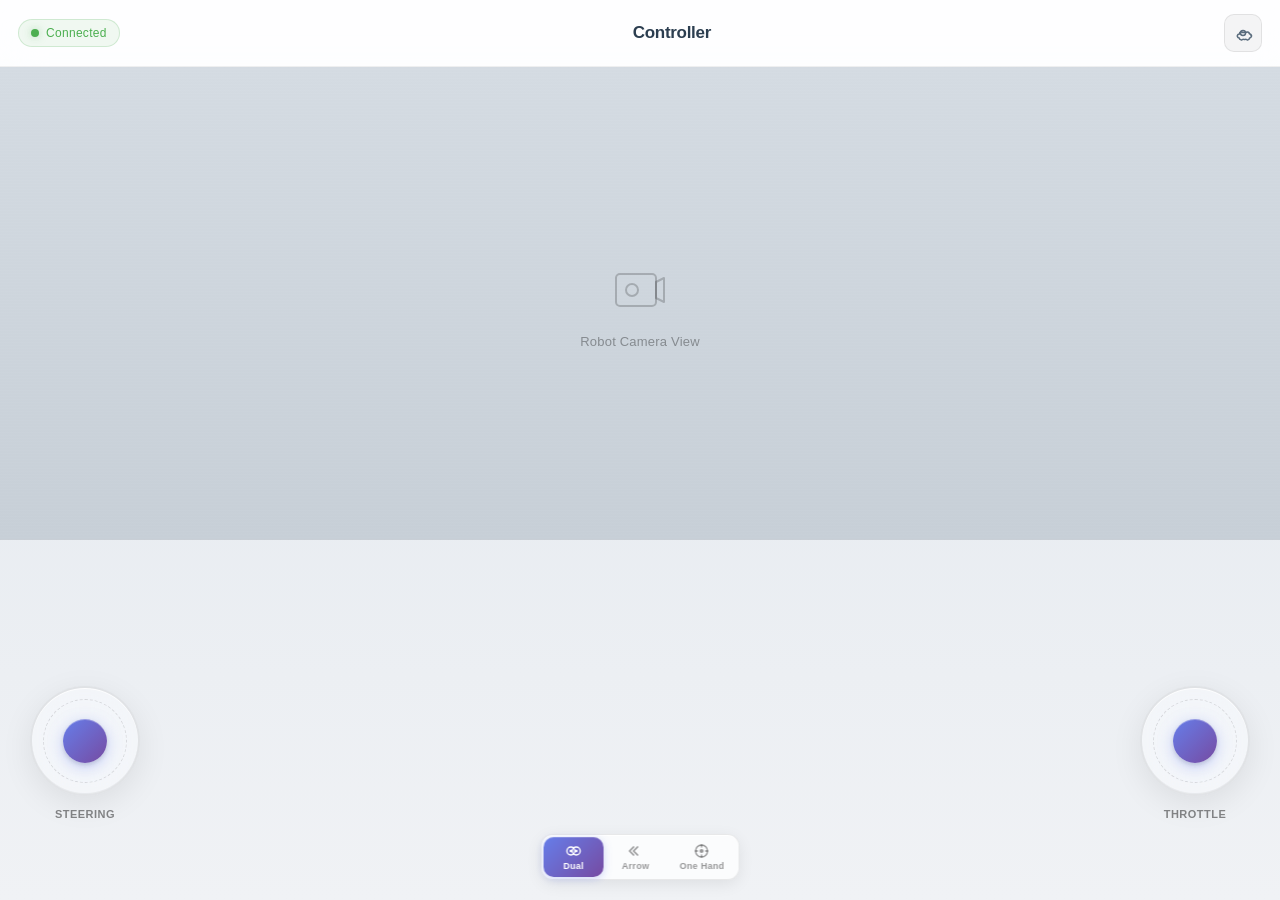
<file: medium_prototype/index.html>
<!DOCTYPE html>
<html lang="en">
<head>
    <meta charset="UTF-8">
    <meta name="viewport" content="width=device-width, initial-scale=1.0">
    <title>OpenBot Controller - Medium Prototype</title>
    <link rel="stylesheet" href="styles.css">
</head>
<body>
    <div class="app-container">
        <!-- Top Bar -->
        <div class="top-bar">
            <div class="status-indicator">
                <span class="status-dot connected"></span>
                <span class="status-text">Connected</span>
            </div>
            <h1 class="app-title">Controller</h1>
            <button class="settings-btn">
                <svg width="20" height="20" viewBox="0 0 20 20" fill="none">
                    <path d="M10 12.5C11.3807 12.5 12.5 11.3807 12.5 10C12.5 8.61929 11.3807 7.5 10 7.5C8.61929 7.5 7.5 8.61929 7.5 10C7.5 11.3807 8.61929 12.5 10 12.5Z" stroke="currentColor" stroke-width="1.5"/>
                    <path d="M16.25 10C16.25 10.625 16.75 11.125 17.375 11.125C17.625 11.125 17.875 11.25 18 11.5L18.5 12.5C18.625 12.75 18.625 13 18.5 13.25L18 14.25C17.875 14.5 17.625 14.625 17.375 14.625C16.75 14.625 16.25 15.125 16.25 15.75C16.25 16 16.125 16.25 15.875 16.375L14.875 16.875C14.625 17 14.375 17 14.125 16.875L13.125 16.375C12.875 16.25 12.625 16.25 12.375 16.375C11.875 16.625 11.25 16.625 10.625 16.375C10.375 16.25 10.125 16.25 9.875 16.375L8.875 16.875C8.625 17 8.375 17 8.125 16.875L7.125 16.375C6.875 16.25 6.625 16.125 6.625 15.875C6.625 15.25 6.125 14.75 5.5 14.75C5.25 14.75 5 14.625 4.875 14.375L4.375 13.375C4.25 13.125 4.25 12.875 4.375 12.625L4.875 11.625C5 11.375 5.25 11.25 5.5 11.25C6.125 11.25 6.625 10.75 6.625 10.125C6.625 9.875 6.75 9.625 7 9.5L8 9C8.25 8.875 8.5 8.875 8.75 9L9.75 9.5C10 9.625 10.25 9.625 10.5 9.5C11 9.25 11.625 9.25 12.25 9.5C12.5 9.625 12.75 9.625 13 9.5L14 9C14.25 8.875 14.5 8.875 14.75 9L15.75 9.5C16 9.625 16.125 9.875 16.125 10.125C16.125 10.375 16.25 10.625 16.5 10.75L17.5 11.25C17.75 11.375 18 11.625 18 11.875V12.875" stroke="currentColor" stroke-width="1.5" stroke-linecap="round"/>
                </svg>
            </button>
        </div>

        <!-- Video Feed Area -->
        <div class="video-container">
            <div class="video-placeholder">
                <svg class="camera-icon" width="64" height="64" viewBox="0 0 64 64" fill="none">
                    <rect x="8" y="16" width="40" height="32" rx="4" stroke="currentColor" stroke-width="2"/>
                    <path d="M48 24L56 20V44L48 40V24Z" stroke="currentColor" stroke-width="2" stroke-linejoin="round"/>
                    <circle cx="24" cy="32" r="6" stroke="currentColor" stroke-width="2"/>
                </svg>
                <p class="video-label">Robot Camera View</p>
            </div>
        </div>

        <!-- Control Layout Switcher -->
        <div class="mode-switcher-container">
            <div class="mode-switcher">
                <button class="mode-btn active" data-mode="dual">
                    <svg class="mode-icon" width="16" height="16" viewBox="0 0 24 24" fill="none">
                        <circle cx="8" cy="12" r="6" stroke="currentColor" stroke-width="2"/>
                        <circle cx="8" cy="12" r="2" fill="currentColor"/>
                        <circle cx="16" cy="12" r="6" stroke="currentColor" stroke-width="2"/>
                        <circle cx="16" cy="12" r="2" fill="currentColor"/>
                    </svg>
                    <span class="mode-label">Dual</span>
                </button>
                <button class="mode-btn" data-mode="arrow">
                    <svg class="mode-icon" width="16" height="16" viewBox="0 0 24 24" fill="none">
                        <path d="M15 18L9 12L15 6" stroke="currentColor" stroke-width="2.5" stroke-linecap="round" stroke-linejoin="round"/>
                        <path d="M9 18L3 12L9 6" stroke="currentColor" stroke-width="2.5" stroke-linecap="round" stroke-linejoin="round"/>
                    </svg>
                    <span class="mode-label">Arrow</span>
                </button>
                <button class="mode-btn" data-mode="onehand">
                    <svg class="mode-icon" width="16" height="16" viewBox="0 0 24 24" fill="none">
                        <circle cx="12" cy="12" r="9" stroke="currentColor" stroke-width="2"/>
                        <circle cx="12" cy="12" r="3" fill="currentColor"/>
                        <path d="M12 3V6M12 18V21M3 12H6M18 12H21" stroke="currentColor" stroke-width="2" stroke-linecap="round"/>
                    </svg>
                    <span class="mode-label">One Hand</span>
                </button>
            </div>
        </div>

        <!-- Control Area -->
        <div class="control-area" id="controlArea">
            <!-- Dual Joystick Layout -->
            <div class="control-layout dual-layout active" id="dualLayout">
                <div class="dual-controls">
                    <div class="control-cluster left-cluster">
                        <div class="joystick steering-joystick" id="steeringJoystick">
                            <div class="joystick-track"></div>
                            <div class="joystick-handle"></div>
                        </div>
                        <div class="control-label">Steering</div>
                    </div>
                    <div class="control-cluster right-cluster">
                        <div class="joystick throttle-joystick" id="throttleJoystick">
                            <div class="joystick-track"></div>
                            <div class="joystick-handle"></div>
                        </div>
                        <div class="control-label">Throttle</div>
                    </div>
                </div>
            </div>

            <!-- Arrow Layout -->
            <div class="control-layout arrow-layout" id="arrowLayout">
                <div class="arrow-controls">
                    <div class="arrow-cluster left-arrow-cluster">
                        <div class="arrow-pad">
                            <button class="arrow-btn left-arrow" id="leftArrow">
                                <svg width="24" height="24" viewBox="0 0 24 24" fill="none">
                                    <path d="M15 18L9 12L15 6" stroke="currentColor" stroke-width="2.5" stroke-linecap="round" stroke-linejoin="round"/>
                                </svg>
                            </button>
                            <button class="arrow-btn right-arrow" id="rightArrow">
                                <svg width="24" height="24" viewBox="0 0 24 24" fill="none">
                                    <path d="M9 18L15 12L9 6" stroke="currentColor" stroke-width="2.5" stroke-linecap="round" stroke-linejoin="round"/>
                                </svg>
                            </button>
                        </div>
                        <div class="control-label">Steering</div>
                    </div>
                    <div class="arrow-cluster right-arrow-cluster">
                        <div class="go-stop-pad">
                            <button class="action-btn go-btn" id="goBtn">GO</button>
                            <button class="action-btn stop-btn" id="stopBtn">STOP</button>
                        </div>
                        <div class="control-label">Throttle</div>
                    </div>
                </div>
            </div>

            <!-- One Hand Layout -->
            <div class="control-layout onehand-layout" id="onehandLayout">
                <div class="onehand-controls">
                    <div class="onehand-joystick" id="onehandJoystick">
                        <div class="onehand-track">
                            <div class="track-line vertical-line"></div>
                            <div class="track-line horizontal-line"></div>
                        </div>
                        <div class="onehand-handle"></div>
                    </div>
                    <div class="onehand-labels">
                        <div class="axis-label top-label">Forward</div>
                        <div class="axis-label bottom-label">Reverse</div>
                        <div class="axis-label left-label">Left</div>
                        <div class="axis-label right-label">Right</div>
                    </div>
                </div>
            </div>
        </div>

        <!-- Mode Description -->
        <div class="mode-description" id="modeDescription">
            <div class="description-content">
                <h3 class="description-title">Dual Joystick</h3>
                <p class="description-text">Independent control with two joysticks. Left for steering, right for throttle.</p>
            </div>
        </div>
    </div>

    <script src="script.js"></script>
</body>
</html>
</file>
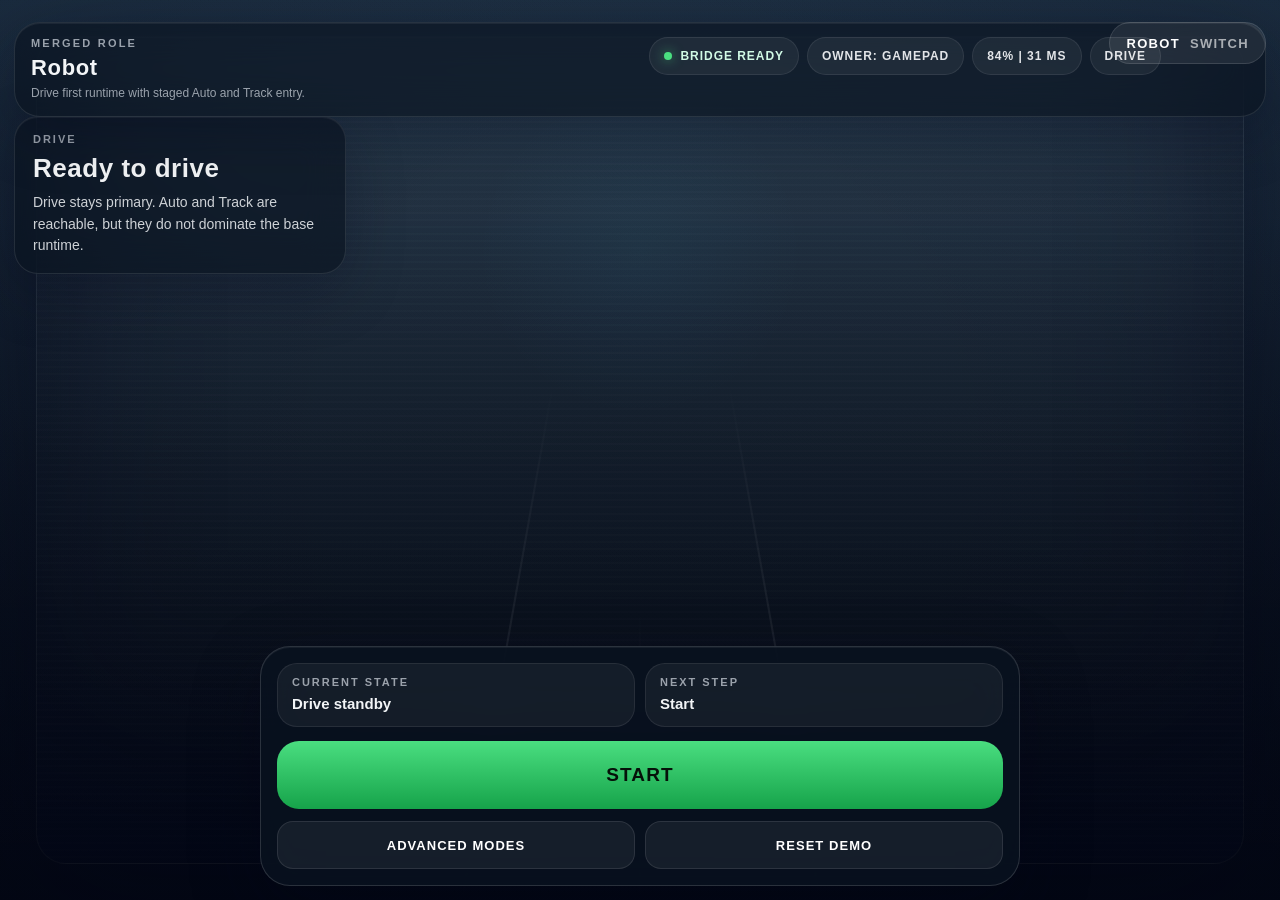
<file: docs/design/controller_app/final_prototype/index.html>
<!DOCTYPE html>
<html lang="en">
  <head>
    <meta charset="UTF-8" />
    <meta
      name="viewport"
      content="width=device-width, initial-scale=1.0, maximum-scale=1.0, user-scalable=no, viewport-fit=cover"
    />
    <title>Robot Controller Final Prototype</title>
    <style>
      :root {
        color-scheme: dark;
        --bg: #07111c;
        --panel: rgba(9, 19, 31, 0.62);
        --panel-strong: rgba(9, 19, 31, 0.84);
        --panel-soft: rgba(18, 31, 45, 0.54);
        --border: rgba(255, 255, 255, 0.1);
        --text: rgba(248, 250, 252, 0.98);
        --muted: rgba(226, 232, 240, 0.66);
        --good: #4ade80;
        --warn: #f59e0b;
        --danger: #fb7185;
        --accent: #38bdf8;
        --safe-top: max(14px, env(safe-area-inset-top));
        --safe-right: max(14px, env(safe-area-inset-right));
        --safe-bottom: max(14px, env(safe-area-inset-bottom));
        --safe-left: max(14px, env(safe-area-inset-left));
      }

      * {
        box-sizing: border-box;
        -webkit-tap-highlight-color: transparent;
        user-select: none;
        -webkit-user-select: none;
      }

      html,
      body {
        width: 100%;
        height: 100%;
        margin: 0;
        overflow: hidden;
        background: var(--bg);
        color: var(--text);
        font-family: "Aptos", "Segoe UI Variable", "Bahnschrift", "SF Pro Display", sans-serif;
        touch-action: none;
      }

      body {
        position: fixed;
        inset: 0;
      }

      button {
        font: inherit;
        color: inherit;
      }

      .hidden {
        display: none !important;
      }

      .app {
        position: relative;
        width: 100vw;
        height: 100vh;
        height: 100svh;
        overflow: hidden;
        background:
          radial-gradient(circle at 18% 14%, rgba(56, 189, 248, 0.12), transparent 24%),
          radial-gradient(circle at 82% 16%, rgba(74, 222, 128, 0.1), transparent 22%),
          linear-gradient(180deg, #102034 0%, #09121f 54%, #04090f 100%);
      }

      .camera-feed {
        position: absolute;
        inset: 0;
        background:
          linear-gradient(180deg, rgba(255, 255, 255, 0.03), rgba(255, 255, 255, 0)),
          radial-gradient(circle at 50% 28%, rgba(56, 189, 248, 0.05), transparent 18%),
          linear-gradient(180deg, #1b3145 0%, #122131 34%, #09121c 68%, #04070c 100%);
      }

      .camera-feed::before {
        content: "";
        position: absolute;
        inset: 4vmin;
        border-radius: 30px;
        border: 1px solid rgba(255, 255, 255, 0.05);
        background:
          linear-gradient(180deg, rgba(255, 255, 255, 0.04), rgba(255, 255, 255, 0.01)),
          repeating-linear-gradient(
            180deg,
            rgba(255, 255, 255, 0.016) 0 2px,
            transparent 2px 7px
          );
        box-shadow:
          inset 0 1px 0 rgba(255, 255, 255, 0.08),
          inset 0 -120px 160px rgba(2, 6, 23, 0.5),
          0 36px 120px rgba(2, 6, 23, 0.4);
      }

      .camera-feed::after {
        content: "";
        position: absolute;
        inset: 0;
        background:
          linear-gradient(180deg, rgba(2, 6, 23, 0.08), rgba(2, 6, 23, 0.04) 24%, rgba(2, 6, 23, 0.56) 100%),
          radial-gradient(circle at 50% 48%, transparent 38%, rgba(2, 6, 23, 0.18) 100%);
      }

      .road-guides {
        position: absolute;
        inset: 0;
        overflow: hidden;
      }

      .road-guides span {
        position: absolute;
        bottom: 0;
        width: 2px;
        background: linear-gradient(180deg, rgba(255, 255, 255, 0), rgba(255, 255, 255, 0.32), rgba(255, 255, 255, 0));
        opacity: 0.32;
        transform-origin: bottom center;
        animation: road-drift 11s linear infinite;
      }

      .road-guides .lane-a {
        left: 36%;
        height: 58%;
        transform: rotate(10deg);
      }

      .road-guides .lane-b {
        left: 64%;
        height: 58%;
        transform: rotate(-10deg);
      }

      .road-guides .lane-c {
        left: 50%;
        height: 32%;
        transform: translateX(-50%);
        opacity: 0.18;
        animation-duration: 8s;
      }

      .glass {
        background: var(--panel);
        border: 1px solid var(--border);
        backdrop-filter: blur(20px);
        -webkit-backdrop-filter: blur(20px);
        box-shadow:
          0 18px 60px rgba(2, 6, 23, 0.24),
          inset 0 1px 0 rgba(255, 255, 255, 0.06);
      }

      .glass-strong {
        background: var(--panel-strong);
        border: 1px solid rgba(255, 255, 255, 0.14);
        backdrop-filter: blur(24px);
        -webkit-backdrop-filter: blur(24px);
        box-shadow:
          0 24px 70px rgba(2, 6, 23, 0.32),
          inset 0 1px 0 rgba(255, 255, 255, 0.06);
      }

      .floating-role {
        position: absolute;
        top: calc(var(--safe-top) + 8px);
        right: var(--safe-right);
        z-index: 50;
      }

      .eyebrow {
        display: block;
        font-size: 11px;
        font-weight: 800;
        letter-spacing: 0.2em;
        text-transform: uppercase;
        color: var(--muted);
      }

      .role-topbar {
        position: absolute;
        top: calc(var(--safe-top) + 8px);
        left: var(--safe-left);
        right: var(--safe-right);
        z-index: 34;
        display: flex;
        align-items: flex-start;
        gap: 14px;
        padding: 14px 104px 14px 16px;
        border-radius: 26px;
      }

      .role-topbar-head {
        min-width: 126px;
      }

      .role-topbar-title {
        display: block;
        margin-top: 6px;
        font-size: 22px;
        font-weight: 900;
        letter-spacing: 0.03em;
      }

      .role-topbar-sub {
        display: block;
        margin-top: 4px;
        font-size: 12px;
        line-height: 1.4;
        color: var(--muted);
      }

      .role-topbar-chips {
        flex: 1;
        display: flex;
        align-items: center;
        justify-content: flex-end;
        gap: 8px;
        flex-wrap: wrap;
      }

      .chip {
        display: inline-flex;
        align-items: center;
        gap: 8px;
        min-height: 38px;
        padding: 0 14px;
        border-radius: 999px;
        border: 1px solid rgba(255, 255, 255, 0.08);
        background: rgba(255, 255, 255, 0.06);
        color: rgba(248, 250, 252, 0.9);
        font-size: 12px;
        font-weight: 800;
        letter-spacing: 0.08em;
        text-transform: uppercase;
        white-space: nowrap;
      }

      .chip-interactive {
        cursor: pointer;
      }

      .chip.good {
        color: #d1fae5;
      }

      .chip.warn {
        color: #fde68a;
      }

      .chip.bad {
        color: #fecdd3;
      }

      .chip .dot {
        width: 8px;
        height: 8px;
        border-radius: 50%;
        background: var(--good);
        box-shadow: 0 0 12px rgba(74, 222, 128, 0.62);
      }

      .chip.warn .dot {
        background: var(--warn);
        box-shadow: 0 0 12px rgba(245, 158, 11, 0.62);
      }

      .chip.bad .dot {
        background: var(--danger);
        box-shadow: 0 0 12px rgba(251, 113, 133, 0.62);
      }

      .role-button {
        display: inline-flex;
        align-items: center;
        gap: 10px;
        min-height: 42px;
        padding: 0 16px;
        border-radius: 999px;
        border: 1px solid rgba(255, 255, 255, 0.12);
        background: rgba(255, 255, 255, 0.08);
        color: white;
        font-size: 13px;
        font-weight: 900;
        letter-spacing: 0.1em;
        text-transform: uppercase;
        cursor: pointer;
      }

      .role-button::after {
        content: "Switch";
        color: rgba(255, 255, 255, 0.62);
      }

      .view {
        position: absolute;
        inset: 0;
      }

      .robot-view {
        z-index: 10;
      }

      .robot-overlay-card {
        position: absolute;
        left: var(--safe-left);
        top: calc(var(--safe-top) + 102px);
        z-index: 20;
        width: min(332px, calc(100vw - 32px));
        padding: 16px 18px;
        border-radius: 24px;
      }

      .overlay-label {
        display: block;
        margin-bottom: 8px;
        font-size: 11px;
        font-weight: 800;
        letter-spacing: 0.18em;
        text-transform: uppercase;
        color: var(--muted);
      }

      .overlay-title {
        font-size: 26px;
        font-weight: 900;
        letter-spacing: 0.02em;
      }

      .overlay-copy {
        margin-top: 8px;
        font-size: 14px;
        line-height: 1.55;
        color: rgba(248, 250, 252, 0.82);
      }

      .robot-assist {
        position: absolute;
        left: 50%;
        top: calc(var(--safe-top) + 126px);
        z-index: 22;
        transform: translateX(-50%);
        padding: 12px 16px;
        border-radius: 999px;
        font-size: 12px;
        font-weight: 800;
        letter-spacing: 0.08em;
        color: rgba(248, 250, 252, 0.9);
      }

      .tracking-box {
        position: absolute;
        left: 58%;
        top: 45%;
        z-index: 18;
        width: 160px;
        height: 160px;
        transform: translate(-50%, -50%);
        border-radius: 28px;
        border: 2px solid rgba(56, 189, 248, 0.88);
        background: rgba(56, 189, 248, 0.08);
        box-shadow:
          0 0 0 1px rgba(255, 255, 255, 0.12) inset,
          0 0 40px rgba(56, 189, 248, 0.18);
        pointer-events: none;
      }

      .tracking-box::before,
      .tracking-box::after {
        content: "";
        position: absolute;
        inset: 14px;
        border: 1px dashed rgba(186, 230, 253, 0.32);
        border-radius: 18px;
      }

      .tracking-box::after {
        inset: auto auto 12px 12px;
        width: 54px;
        height: 28px;
        border: 0;
        border-radius: 999px;
        background: rgba(56, 189, 248, 0.18);
      }

      .tracking-label {
        position: absolute;
        left: 50%;
        top: -18px;
        transform: translateX(-50%);
        padding: 8px 12px;
        border-radius: 999px;
        background: rgba(9, 19, 31, 0.84);
        border: 1px solid rgba(255, 255, 255, 0.12);
        font-size: 11px;
        font-weight: 800;
        letter-spacing: 0.12em;
        text-transform: uppercase;
        white-space: nowrap;
      }

      .advanced-panel {
        position: absolute;
        left: 50%;
        bottom: calc(var(--safe-bottom) + 188px);
        z-index: 24;
        transform: translateX(-50%);
        width: min(540px, calc(100vw - 32px));
        padding: 14px;
        border-radius: 24px;
      }

      .advanced-head {
        display: flex;
        align-items: center;
        justify-content: space-between;
        gap: 12px;
        margin-bottom: 12px;
      }

      .advanced-head strong {
        font-size: 16px;
        font-weight: 900;
        letter-spacing: 0.04em;
      }

      .advanced-head span {
        font-size: 12px;
        color: var(--muted);
      }

      .mode-options {
        display: grid;
        grid-template-columns: 1fr 1fr;
        gap: 10px;
      }

      .mode-card {
        padding: 14px;
        border-radius: 18px;
        border: 1px solid rgba(255, 255, 255, 0.08);
        background: rgba(255, 255, 255, 0.05);
        text-align: left;
        cursor: pointer;
      }

      .mode-card[data-active="true"] {
        background: rgba(255, 255, 255, 0.12);
        border-color: rgba(255, 255, 255, 0.18);
      }

      .mode-card strong {
        display: block;
        font-size: 15px;
        font-weight: 900;
      }

      .mode-card span {
        display: block;
        margin-top: 6px;
        font-size: 12px;
        line-height: 1.45;
        color: var(--muted);
      }

      .action-zone {
        position: absolute;
        left: 50%;
        bottom: var(--safe-bottom);
        z-index: 26;
        transform: translateX(-50%);
        width: min(760px, calc(100vw - 32px));
        padding: 16px;
        border-radius: 30px;
      }

      .action-meta {
        display: grid;
        grid-template-columns: repeat(2, minmax(0, 1fr));
        gap: 10px;
        margin-bottom: 14px;
      }

      .meta-box {
        padding: 12px 14px;
        border-radius: 20px;
        background: rgba(255, 255, 255, 0.05);
        border: 1px solid rgba(255, 255, 255, 0.08);
      }

      .meta-box span {
        display: block;
      }

      .meta-box .meta-label {
        margin-bottom: 6px;
        font-size: 11px;
        font-weight: 800;
        letter-spacing: 0.18em;
        text-transform: uppercase;
        color: var(--muted);
      }

      .meta-box .meta-value {
        font-size: 15px;
        font-weight: 900;
        line-height: 1.35;
      }

      .primary-button {
        width: 100%;
        min-height: 68px;
        border: 0;
        border-radius: 22px;
        background: linear-gradient(180deg, #4ade80, #16a34a);
        color: #051109;
        font-size: 19px;
        font-weight: 900;
        letter-spacing: 0.06em;
        text-transform: uppercase;
        cursor: pointer;
      }

      .primary-button.warn {
        background: linear-gradient(180deg, #fbbf24, #d97706);
        color: #1f1402;
      }

      .primary-button.danger {
        background: linear-gradient(180deg, #fb7185, #e11d48);
        color: white;
      }

      .primary-button.disabled {
        background: rgba(255, 255, 255, 0.12);
        color: rgba(255, 255, 255, 0.4);
        cursor: default;
      }

      .secondary-row {
        display: flex;
        gap: 10px;
        margin-top: 12px;
      }

      .secondary-button {
        flex: 1;
        min-height: 48px;
        border-radius: 16px;
        border: 1px solid rgba(255, 255, 255, 0.1);
        background: rgba(255, 255, 255, 0.06);
        color: white;
        font-size: 13px;
        font-weight: 800;
        letter-spacing: 0.08em;
        text-transform: uppercase;
        cursor: pointer;
      }

      .controller-view {
        z-index: 12;
      }

      .controller-switch {
        position: absolute;
        left: 50%;
        top: calc(var(--safe-top) + 102px);
        z-index: 22;
        transform: translateX(-50%);
        display: inline-flex;
        align-items: center;
        gap: 8px;
        padding: 7px;
        border-radius: 999px;
      }

      .controller-switch button {
        min-width: 148px;
        min-height: 48px;
        border: 0;
        border-radius: 999px;
        background: transparent;
        color: rgba(248, 250, 252, 0.62);
        font-size: 13px;
        font-weight: 900;
        letter-spacing: 0.12em;
        text-transform: uppercase;
        cursor: pointer;
      }

      .controller-switch button.active {
        background: rgba(255, 255, 255, 0.12);
        color: white;
      }

      .controller-left-surface {
        position: absolute;
        left: 0;
        top: 0;
        bottom: 0;
        width: 56%;
        z-index: 14;
      }

      .controller-left-surface.locked {
        pointer-events: none;
      }

      .surface-tag {
        position: absolute;
        left: var(--safe-left);
        bottom: calc(var(--safe-bottom) + 102px);
        z-index: 20;
        padding: 12px 14px;
        border-radius: 16px;
        font-size: 12px;
        font-weight: 800;
        letter-spacing: 0.08em;
        color: rgba(248, 250, 252, 0.82);
      }

      .joystick {
        position: absolute;
        left: 0;
        top: 0;
        width: 188px;
        height: 188px;
        margin-left: -94px;
        margin-top: -94px;
        display: none;
        pointer-events: none;
        z-index: 18;
      }

      .joystick.active {
        display: block;
      }

      .joystick-ring {
        position: absolute;
        inset: 0;
        border-radius: 50%;
        border: 1px solid rgba(255, 255, 255, 0.16);
        background:
          radial-gradient(circle at 50% 50%, rgba(255, 255, 255, 0.14), rgba(255, 255, 255, 0.05) 50%, rgba(9, 19, 31, 0.22) 100%);
        box-shadow:
          inset 0 1px 0 rgba(255, 255, 255, 0.08),
          0 20px 44px rgba(2, 6, 23, 0.28);
      }

      .joystick-ring::before,
      .joystick-ring::after {
        content: "";
        position: absolute;
        left: 50%;
        top: 50%;
        background: rgba(255, 255, 255, 0.12);
        transform: translate(-50%, -50%);
      }

      .joystick-ring::before {
        width: 1px;
        height: 124px;
      }

      .joystick-ring::after {
        width: 124px;
        height: 1px;
      }

      .joystick-knob {
        position: absolute;
        left: 50%;
        top: 50%;
        width: 74px;
        height: 74px;
        margin-left: -37px;
        margin-top: -37px;
        border-radius: 50%;
        border: 1px solid rgba(255, 255, 255, 0.22);
        background:
          radial-gradient(circle at 36% 28%, rgba(255, 255, 255, 0.94), rgba(255, 255, 255, 0.42) 42%, rgba(100, 116, 139, 0.2) 100%);
        box-shadow: 0 16px 30px rgba(15, 23, 42, 0.28);
      }

      .controller-track {
        position: absolute;
        left: 62%;
        top: 46%;
        z-index: 18;
        width: 182px;
        height: 182px;
        transform: translate(-50%, -50%);
        border-radius: 28px;
        border: 2px solid rgba(132, 204, 22, 0.86);
        background: rgba(132, 204, 22, 0.08);
        box-shadow: 0 0 36px rgba(132, 204, 22, 0.18);
        pointer-events: none;
      }

      .controller-track::before {
        content: "";
        position: absolute;
        inset: 14px;
        border-radius: 18px;
        border: 1px dashed rgba(217, 249, 157, 0.3);
      }

      .controller-track-label {
        position: absolute;
        left: 50%;
        top: -16px;
        transform: translateX(-50%);
        padding: 8px 12px;
        border-radius: 999px;
        background: rgba(26, 46, 11, 0.86);
        border: 1px solid rgba(163, 230, 53, 0.24);
        font-size: 11px;
        font-weight: 900;
        letter-spacing: 0.12em;
        text-transform: uppercase;
        white-space: nowrap;
      }

      .controller-buttons {
        position: absolute;
        right: var(--safe-right);
        bottom: calc(var(--safe-bottom) + 76px);
        z-index: 24;
        display: flex;
        flex-direction: column;
        gap: 12px;
        width: min(206px, 26vw);
      }

      .drive-button {
        min-height: 90px;
        border-radius: 30px;
        border: 1px solid rgba(255, 255, 255, 0.12);
        background: rgba(255, 255, 255, 0.06);
        color: white;
        font-size: 16px;
        font-weight: 900;
        letter-spacing: 0.14em;
        text-transform: uppercase;
        cursor: pointer;
      }

      .drive-button span {
        display: block;
        margin-top: 8px;
        font-size: 12px;
        letter-spacing: 0.04em;
        text-transform: none;
        color: rgba(248, 250, 252, 0.7);
      }

      .drive-button.gas.active {
        background: linear-gradient(180deg, rgba(34, 197, 94, 0.92), rgba(22, 163, 74, 0.98));
        color: #04260f;
      }

      .drive-button.gas.active span {
        color: rgba(4, 38, 15, 0.82);
      }

      .drive-button.brake {
        min-height: 112px;
        background: linear-gradient(180deg, rgba(255, 255, 255, 0.96), rgba(226, 232, 240, 0.92));
        color: #0f172a;
      }

      .drive-button.brake span {
        color: rgba(15, 23, 42, 0.72);
      }

      .drive-button.brake.active {
        background: linear-gradient(180deg, rgba(251, 113, 133, 0.96), rgba(225, 29, 72, 0.98));
        color: white;
      }

      .drive-button.brake.active span {
        color: rgba(255, 255, 255, 0.86);
      }

      .controller-dock {
        position: absolute;
        left: 50%;
        bottom: var(--safe-bottom);
        z-index: 24;
        transform: translateX(-50%);
        display: flex;
        align-items: center;
        gap: 16px;
        width: min(480px, calc(100vw - 32px));
        padding: 14px 18px;
        border-radius: 999px;
      }

      .dock-block {
        min-width: 0;
      }

      .dock-label {
        display: block;
        margin-bottom: 4px;
        font-size: 11px;
        font-weight: 800;
        letter-spacing: 0.16em;
        text-transform: uppercase;
        color: var(--muted);
      }

      .dock-value {
        font-size: 13px;
        font-weight: 900;
        letter-spacing: 0.04em;
        white-space: nowrap;
      }

      .dock-divider {
        width: 1px;
        height: 28px;
        background: rgba(255, 255, 255, 0.1);
      }

      .backdrop {
        position: absolute;
        inset: 0;
        z-index: 60;
        display: flex;
        align-items: center;
        justify-content: center;
        padding: 24px;
        background: rgba(2, 6, 23, 0.5);
        backdrop-filter: blur(8px);
        -webkit-backdrop-filter: blur(8px);
      }

      .dialog {
        width: min(420px, calc(100vw - 48px));
        padding: 18px;
        border-radius: 24px;
      }

      .dialog h2 {
        margin: 0;
        font-size: 22px;
        font-weight: 900;
      }

      .dialog p {
        margin: 10px 0 0;
        font-size: 14px;
        line-height: 1.55;
        color: rgba(248, 250, 252, 0.8);
      }

      .dialog-actions {
        display: flex;
        gap: 10px;
        margin-top: 18px;
      }

      .dialog-actions button {
        flex: 1;
        min-height: 46px;
        border-radius: 16px;
        border: 1px solid rgba(255, 255, 255, 0.1);
        background: rgba(255, 255, 255, 0.08);
        color: white;
        font-size: 13px;
        font-weight: 800;
        letter-spacing: 0.08em;
        text-transform: uppercase;
        cursor: pointer;
      }

      .dialog-actions .confirm {
        background: linear-gradient(180deg, #fb7185, #e11d48);
      }

      @keyframes road-drift {
        from {
          transform: translateY(24px) scaleY(0.92);
        }
        to {
          transform: translateY(-20px) scaleY(1.04);
        }
      }

      @media (max-width: 1080px) {
        .role-topbar {
          flex-wrap: wrap;
          padding-right: 16px;
        }

        .role-topbar-chips {
          justify-content: flex-start;
        }

        .controller-buttons {
          width: min(184px, 28vw);
        }
      }

      @media (max-width: 820px) {
        .robot-overlay-card {
          width: min(320px, calc(100vw - 32px));
        }

        .role-topbar {
          padding-right: 16px;
        }

        .advanced-panel,
        .action-zone,
        .controller-dock {
          width: calc(100vw - 24px);
        }

        .controller-switch button {
          min-width: 118px;
        }

        .action-meta {
          grid-template-columns: 1fr;
        }
      }
    </style>
  </head>
  <body>
    <main class="app">
      <div id="cameraFeed" class="camera-feed">
        <div class="road-guides" aria-hidden="true">
          <span class="lane-a"></span>
          <span class="lane-b"></span>
          <span class="lane-c"></span>
        </div>
      </div>

      <div class="floating-role">
        <button id="roleButton" class="role-button">Robot</button>
      </div>

      <section id="robotView" class="view robot-view">
        <section class="role-topbar glass">
          <div class="role-topbar-head">
            <span class="eyebrow">Merged Role</span>
            <span class="role-topbar-title">Robot</span>
            <span class="role-topbar-sub">Drive first runtime with staged Auto and Track entry.</span>
          </div>
          <div class="role-topbar-chips">
            <button id="robotBridgeChip" class="chip chip-interactive"></button>
            <button id="robotOwnerChip" class="chip chip-interactive"></button>
            <div id="robotTelemetryChip" class="chip"></div>
            <div id="robotModeChip" class="chip"></div>
          </div>
        </section>

        <section id="robotOverlayCard" class="robot-overlay-card glass">
          <span id="robotOverlayLabel" class="overlay-label">Drive</span>
          <div id="robotOverlayTitle" class="overlay-title">Ready to drive</div>
          <div id="robotOverlayCopy" class="overlay-copy">
            Drive stays primary and advanced modes remain secondary until they are explicitly opened.
          </div>
        </section>

        <div id="robotAssist" class="robot-assist glass hidden">Tap the camera surface to select a target.</div>

        <div id="robotTrackBox" class="tracking-box hidden">
          <div id="robotTrackLabel" class="tracking-label">Target Ready</div>
        </div>

        <section id="advancedPanel" class="advanced-panel glass hidden">
          <div class="advanced-head">
            <strong>Advanced Modes</strong>
            <span>Drive remains the default lane.</span>
          </div>
          <div class="mode-options">
            <button id="robotAutoMode" class="mode-card" data-active="false" type="button">
              <strong>Auto</strong>
              <span>Requires a model, then exposes one clear next step.</span>
            </button>
            <button id="robotTrackMode" class="mode-card" data-active="false" type="button">
              <strong>Track</strong>
              <span>Requires a model and explicit target selection on the camera feed.</span>
            </button>
          </div>
        </section>

        <section class="action-zone glass-strong">
          <div class="action-meta">
            <div class="meta-box">
              <span class="meta-label">Current State</span>
              <span id="robotStateValue" class="meta-value">Drive standby</span>
            </div>
            <div class="meta-box">
              <span class="meta-label">Next Step</span>
              <span id="robotReadinessValue" class="meta-value">Start</span>
            </div>
          </div>

          <button id="robotPrimaryButton" class="primary-button" type="button">Start</button>

          <div class="secondary-row">
            <button id="robotAdvancedButton" class="secondary-button" type="button">Advanced Modes</button>
            <button id="robotResetButton" class="secondary-button" type="button">Reset Demo</button>
          </div>
        </section>
      </section>

      <section id="controllerView" class="view controller-view hidden">
        <section class="role-topbar glass">
          <div class="role-topbar-head">
            <span class="eyebrow">Merged Role</span>
            <span class="role-topbar-title">Controller</span>
            <span class="role-topbar-sub">Current preset stays Mobile Gamer. More controller modes can layer on later.</span>
          </div>
          <div class="role-topbar-chips">
            <button id="controllerBridgeChip" class="chip chip-interactive"></button>
            <div id="controllerLatencyChip" class="chip"></div>
            <div id="controllerBatteryChip" class="chip"></div>
            <div id="controllerLayoutChip" class="chip"></div>
          </div>
        </section>

        <div id="controllerSwitch" class="controller-switch glass">
          <button id="manualButton" class="active" type="button">Manual</button>
          <button id="autoButton" type="button">Auto Tracking</button>
        </div>

        <div id="controllerTrack" class="controller-track hidden">
          <div id="controllerTrackLabel" class="controller-track-label">Path Lock</div>
        </div>

        <div id="leftSurface" class="controller-left-surface"></div>

        <div id="surfaceTag" class="surface-tag glass">Dynamic steering zone</div>

        <div id="joystick" class="joystick" aria-hidden="true">
          <div class="joystick-ring"></div>
          <div id="joystickKnob" class="joystick-knob"></div>
        </div>

        <section class="controller-buttons">
          <button id="gasButton" class="drive-button gas glass" type="button">
            Gas
            <span>Hold to accelerate</span>
          </button>
          <button id="brakeButton" class="drive-button brake" type="button">
            Brake
            <span>Always available active stop</span>
          </button>
        </section>

        <section class="controller-dock glass">
          <div class="dock-block">
            <span class="dock-label">State</span>
            <div id="controllerStateValue" class="dock-value">Manual control ready</div>
          </div>
          <div class="dock-divider"></div>
          <div class="dock-block">
            <span class="dock-label">Steer</span>
            <div id="controllerSteerValue" class="dock-value">0.00</div>
          </div>
        </section>
      </section>

      <section id="roleSheet" class="backdrop hidden">
        <div class="dialog glass-strong">
          <h2>Switch Role</h2>
          <p>This prototype follows the merged app direction: no landing page, Robot by default, Controller as a deliberate role switch.</p>
          <div class="dialog-actions">
            <button id="pickRobot" type="button">Robot</button>
            <button id="pickController" type="button">Controller</button>
          </div>
        </div>
      </section>

      <section id="guardSheet" class="backdrop hidden">
        <div class="dialog glass-strong">
          <h2>Stop Current Run</h2>
          <p>Robot is active. Stop the current run before switching to Controller.</p>
          <div class="dialog-actions">
            <button id="guardCancel" type="button">Cancel</button>
            <button id="guardConfirm" class="confirm" type="button">Stop And Switch</button>
          </div>
        </div>
      </section>
    </main>

    <script>
      const state = {
        role: 'robot',
        pendingRole: null,
        robot: {
          systemState: 'ready',
          mode: 'drive',
          runState: 'idle',
          controlOwner: 'localGamepad',
          bridgeConnected: true,
          advancedOpen: false,
          autoModelReady: false,
          trackModelReady: false,
          trackTargetSelected: false,
          targeting: false,
          target: { x: 58, y: 45 },
          battery: 84,
          latency: 31,
        },
        controller: {
          layout: 'mobileGamer',
          autoMode: false,
          joystickPointerId: null,
          steerX: 0,
          steerY: 0,
          gasPointers: new Set(),
          brakePointers: new Set(),
          linkConnected: true,
          battery: 84,
          latency: 44,
          target: {
            x: 62,
            y: 45,
            label: 'Path Lock',
            confidence: 86,
          },
        },
      };

      const elements = {
        roleButton: document.getElementById('roleButton'),
        robotView: document.getElementById('robotView'),
        controllerView: document.getElementById('controllerView'),
        roleSheet: document.getElementById('roleSheet'),
        guardSheet: document.getElementById('guardSheet'),
        pickRobot: document.getElementById('pickRobot'),
        pickController: document.getElementById('pickController'),
        guardCancel: document.getElementById('guardCancel'),
        guardConfirm: document.getElementById('guardConfirm'),
        robotOverlayLabel: document.getElementById('robotOverlayLabel'),
        robotOverlayTitle: document.getElementById('robotOverlayTitle'),
        robotOverlayCopy: document.getElementById('robotOverlayCopy'),
        robotAssist: document.getElementById('robotAssist'),
        robotTrackBox: document.getElementById('robotTrackBox'),
        robotTrackLabel: document.getElementById('robotTrackLabel'),
        advancedPanel: document.getElementById('advancedPanel'),
        robotBridgeChip: document.getElementById('robotBridgeChip'),
        robotOwnerChip: document.getElementById('robotOwnerChip'),
        robotTelemetryChip: document.getElementById('robotTelemetryChip'),
        robotModeChip: document.getElementById('robotModeChip'),
        robotAutoMode: document.getElementById('robotAutoMode'),
        robotTrackMode: document.getElementById('robotTrackMode'),
        robotStateValue: document.getElementById('robotStateValue'),
        robotReadinessValue: document.getElementById('robotReadinessValue'),
        robotPrimaryButton: document.getElementById('robotPrimaryButton'),
        robotAdvancedButton: document.getElementById('robotAdvancedButton'),
        robotResetButton: document.getElementById('robotResetButton'),
        controllerSwitch: document.getElementById('controllerSwitch'),
        manualButton: document.getElementById('manualButton'),
        autoButton: document.getElementById('autoButton'),
        controllerBridgeChip: document.getElementById('controllerBridgeChip'),
        controllerLatencyChip: document.getElementById('controllerLatencyChip'),
        controllerBatteryChip: document.getElementById('controllerBatteryChip'),
        controllerLayoutChip: document.getElementById('controllerLayoutChip'),
        controllerTrack: document.getElementById('controllerTrack'),
        controllerTrackLabel: document.getElementById('controllerTrackLabel'),
        leftSurface: document.getElementById('leftSurface'),
        surfaceTag: document.getElementById('surfaceTag'),
        joystick: document.getElementById('joystick'),
        joystickKnob: document.getElementById('joystickKnob'),
        gasButton: document.getElementById('gasButton'),
        brakeButton: document.getElementById('brakeButton'),
        controllerStateValue: document.getElementById('controllerStateValue'),
        controllerSteerValue: document.getElementById('controllerSteerValue'),
        cameraFeed: document.getElementById('cameraFeed'),
      };

      function clamp(value, min, max) {
        return Math.min(Math.max(value, min), max);
      }

      function robotModeLabel(mode) {
        return {
          drive: 'Drive',
          auto: 'Auto',
          track: 'Track',
        }[mode];
      }

      function robotOwnerLabel(owner) {
        return {
          localGamepad: 'Gamepad',
          remotePhone: 'Remote Phone',
          pc: 'PC',
          none: 'None',
        }[owner];
      }

      function robotModeReadiness() {
        const robot = state.robot;
        if (robot.mode === 'drive') return 'ready';
        if (robot.mode === 'auto') {
          return robot.autoModelReady ? 'ready' : 'modelMissing';
        }
        if (!robot.trackModelReady) return 'modelMissing';
        if (!robot.trackTargetSelected) return 'targetMissing';
        return 'ready';
      }

      function robotPrimaryState() {
        const robot = state.robot;
        const readiness = robotModeReadiness();

        if (robot.systemState === 'booting') {
          return { label: 'Starting...', tone: 'disabled', enabled: false };
        }
        if (robot.systemState === 'fault') {
          return { label: 'Recover', tone: 'danger', enabled: true };
        }
        if (robot.systemState === 'setupNeeded') {
          return { label: 'Connect Robot', tone: 'warn', enabled: true };
        }
        if (robot.mode === 'drive') {
          return robot.runState === 'active'
            ? { label: 'Stop', tone: 'danger', enabled: true }
            : { label: 'Start', tone: 'good', enabled: true };
        }
        if (robot.mode === 'auto') {
          if (readiness === 'modelMissing') {
            return { label: 'Load Model', tone: 'warn', enabled: true };
          }
          return robot.runState === 'active'
            ? { label: 'Stop Auto', tone: 'danger', enabled: true }
            : { label: 'Start Auto', tone: 'good', enabled: true };
        }
        if (readiness === 'modelMissing') {
          return { label: 'Load Model', tone: 'warn', enabled: true };
        }
        if (readiness === 'targetMissing') {
          return { label: 'Select Target', tone: 'warn', enabled: true };
        }
        return robot.runState === 'active'
          ? { label: 'Stop Tracking', tone: 'danger', enabled: true }
          : { label: 'Start Tracking', tone: 'good', enabled: true };
      }

      function robotOverlayCopy() {
        const robot = state.robot;
        const readiness = robotModeReadiness();

        if (robot.systemState === 'booting') {
          return {
            label: 'System',
            title: 'Starting runtime',
            copy: 'Core services are still booting. Interaction stays constrained until the robot is healthy.',
          };
        }
        if (robot.systemState === 'setupNeeded') {
          return {
            label: 'Setup Needed',
            title: 'Bridge is missing',
            copy: 'The app opens in Robot mode, but normal runtime stays blocked until the robot bridge is connected.',
          };
        }
        if (robot.systemState === 'fault') {
          return {
            label: 'Fault',
            title: 'Run was interrupted',
            copy: 'Safety overrides the normal mode UI. Recover first, then return to a clean idle state.',
          };
        }
        if (robot.mode === 'drive') {
          return robot.runState === 'active'
            ? {
                label: 'Drive',
                title: 'Drive active',
                copy: 'While driving, role switching and advanced mode changes stay blocked behind Stop.',
              }
            : {
                label: 'Drive',
                title: 'Ready to drive',
                copy: 'Drive stays primary. Auto and Track are reachable, but they do not dominate the base runtime.',
              };
        }
        if (robot.mode === 'auto') {
          if (readiness === 'modelMissing') {
            return {
              label: 'Auto',
              title: 'Model required',
              copy: 'Auto becomes runnable only after a model is loaded. The shell surfaces one next step instead of generic settings.',
            };
          }
          return robot.runState === 'active'
            ? {
                label: 'Auto',
                title: 'Auto is running',
                copy: 'AI control is active, but the shell still exposes one dominant Stop action and keeps the mode explicit.',
              }
            : {
                label: 'Auto',
                title: 'Ready to start',
                copy: 'Model readiness is satisfied, so the primary action can move directly to Start Auto.',
              };
        }
        if (readiness === 'modelMissing') {
          return {
            label: 'Track',
            title: 'Tracking needs a model',
            copy: 'Track uses the same staged flow as Auto, but adds explicit target selection on the camera surface.',
          };
        }
        if (readiness === 'targetMissing') {
          return {
            label: 'Track',
            title: 'Target not selected',
            copy: 'Use the primary action to enter target-selection mode, then tap the feed to define what to follow.',
          };
        }
        return robot.runState === 'active'
          ? {
              label: 'Track',
              title: 'Tracking active',
              copy: 'The target stays visible on the feed so users can confirm what the AI currently owns.',
            }
          : {
              label: 'Track',
              title: 'Target ready',
              copy: 'The camera surface has a target, so the next step can move directly to Start Tracking.',
            };
      }

      function renderRobotView() {
        const robot = state.robot;
        const readiness = robotModeReadiness();
        const primary = robotPrimaryState();
        const overlay = robotOverlayCopy();

        elements.robotOverlayLabel.textContent = overlay.label;
        elements.robotOverlayTitle.textContent = overlay.title;
        elements.robotOverlayCopy.textContent = overlay.copy;
        elements.robotBridgeChip.className = `chip chip-interactive ${robot.bridgeConnected ? 'good' : robot.systemState === 'fault' ? 'bad' : 'warn'}`;
        elements.robotBridgeChip.innerHTML = `<span class="dot"></span><span>${robot.bridgeConnected ? 'Bridge Ready' : robot.systemState === 'fault' ? 'Fault' : 'Setup Needed'}</span>`;
        elements.robotOwnerChip.className = 'chip chip-interactive';
        elements.robotOwnerChip.innerHTML = `<span>Owner: ${robotOwnerLabel(robot.controlOwner)}</span>`;
        elements.robotTelemetryChip.textContent = `${robot.battery}% | ${robot.latency} ms`;
        elements.robotModeChip.textContent = robotModeLabel(robot.mode);

        elements.robotStateValue.textContent = {
          drive: robot.runState === 'active' ? 'Drive active' : 'Drive standby',
          auto: robot.runState === 'active' ? 'Auto active' : readiness === 'modelMissing' ? 'Auto blocked' : 'Auto standby',
          track: robot.runState === 'active' ? 'Tracking active' : readiness === 'modelMissing' ? 'Track blocked' : readiness === 'targetMissing' ? 'Awaiting target' : 'Track standby',
        }[robot.mode];
        elements.robotReadinessValue.textContent = primary.label;

        elements.robotPrimaryButton.textContent = primary.label;
        elements.robotPrimaryButton.className = 'primary-button';
        if (primary.tone === 'warn') elements.robotPrimaryButton.classList.add('warn');
        if (primary.tone === 'danger') elements.robotPrimaryButton.classList.add('danger');
        if (primary.tone === 'disabled') elements.robotPrimaryButton.classList.add('disabled');

        elements.robotAdvancedButton.textContent = robot.advancedOpen || robot.mode !== 'drive'
          ? 'Back To Drive'
          : 'Advanced Modes';

        const advancedVisible = robot.systemState === 'ready' && (robot.advancedOpen || robot.mode !== 'drive');
        elements.advancedPanel.classList.toggle('hidden', !advancedVisible);
        elements.robotAutoMode.dataset.active = String(robot.mode === 'auto');
        elements.robotTrackMode.dataset.active = String(robot.mode === 'track');

        const showAssist = robot.targeting;
        elements.robotAssist.classList.toggle('hidden', !showAssist);

        const showTrackBox = robot.mode === 'track' && robot.trackTargetSelected;
        elements.robotTrackBox.classList.toggle('hidden', !showTrackBox);
        if (showTrackBox) {
          elements.robotTrackBox.style.left = `${robot.target.x}%`;
          elements.robotTrackBox.style.top = `${robot.target.y}%`;
          elements.robotTrackLabel.textContent = robot.runState === 'active' ? 'Target Locked' : 'Target Ready';
        }
      }

      function renderControllerView() {
        const controller = state.controller;
        elements.controllerBridgeChip.className = `chip chip-interactive ${controller.linkConnected ? 'good' : 'warn'}`;
        elements.controllerBridgeChip.innerHTML = `<span class="dot"></span><span>${controller.linkConnected ? 'Robot Link' : 'Link Waiting'}</span>`;
        elements.controllerLatencyChip.textContent = `${controller.latency} ms`;
        elements.controllerBatteryChip.textContent = `${controller.battery}% battery`;
        elements.controllerLayoutChip.textContent = 'Preset: Mobile Gamer';

        elements.manualButton.classList.toggle('active', !controller.autoMode);
        elements.autoButton.classList.toggle('active', controller.autoMode);
        elements.leftSurface.classList.toggle('locked', controller.autoMode);
        elements.controllerTrack.classList.toggle('hidden', !controller.autoMode);

        if (controller.autoMode) {
          elements.controllerTrack.style.left = `${controller.target.x}%`;
          elements.controllerTrack.style.top = `${controller.target.y}%`;
          elements.controllerTrackLabel.textContent = `${controller.target.label} ${Math.round(controller.target.confidence)}%`;
          elements.surfaceTag.textContent = 'AI owns steering';
        } else {
          elements.surfaceTag.textContent = 'Dynamic steering zone';
        }

        const gasActive = controller.gasPointers.size > 0;
        const brakeActive = controller.brakePointers.size > 0;
        elements.gasButton.classList.toggle('active', gasActive);
        elements.brakeButton.classList.toggle('active', brakeActive);

        let controllerText = controller.linkConnected ? 'Manual control ready' : 'Link waiting';
        if (controller.autoMode) controllerText = 'Auto tracking visible, tap feed to retarget';
        if (gasActive) controllerText = controller.autoMode ? 'AI steer plus speed boost' : 'Manual throttle active';
        if (brakeActive) controllerText = 'Brake override engaged';

        elements.controllerStateValue.textContent = controllerText;
        elements.controllerSteerValue.textContent = `${Math.abs(controller.steerX) < 0.01 ? 0 : controller.steerX.toFixed(2)}`;
      }

      function renderRoleButton() {
        elements.roleButton.textContent = state.role === 'robot' ? 'Robot' : 'Controller';
      }

      function renderRole() {
        elements.robotView.classList.toggle('hidden', state.role !== 'robot');
        elements.controllerView.classList.toggle('hidden', state.role !== 'controller');
        renderRoleButton();
        renderRobotView();
        renderControllerView();
      }

      function openRoleSheet() {
        elements.roleSheet.classList.remove('hidden');
      }

      function closeRoleSheet() {
        elements.roleSheet.classList.add('hidden');
      }

      function closeGuardSheet() {
        elements.guardSheet.classList.add('hidden');
        state.pendingRole = null;
      }

      function switchRole(nextRole) {
        if (nextRole === state.role) {
          closeRoleSheet();
          return;
        }

        if (state.role === 'robot' && state.robot.runState === 'active') {
          state.pendingRole = nextRole;
          closeRoleSheet();
          elements.guardSheet.classList.remove('hidden');
          return;
        }

        state.role = nextRole;
        closeRoleSheet();
        renderRole();
      }

      function resetRobotDemo() {
        state.robot.systemState = 'ready';
        state.robot.mode = 'drive';
        state.robot.runState = 'idle';
        state.robot.controlOwner = 'localGamepad';
        state.robot.bridgeConnected = true;
        state.robot.advancedOpen = false;
        state.robot.autoModelReady = false;
        state.robot.trackModelReady = false;
        state.robot.trackTargetSelected = false;
        state.robot.targeting = false;
        state.robot.target = { x: 58, y: 45 };
        renderRole();
      }

      function cycleRobotOwner() {
        const order = ['localGamepad', 'remotePhone', 'pc'];
        const currentIndex = order.indexOf(state.robot.controlOwner);
        state.robot.controlOwner = order[(currentIndex + 1) % order.length];
        renderRobotView();
      }

      function toggleRobotBridge() {
        const robot = state.robot;
        if (robot.bridgeConnected) {
          robot.bridgeConnected = false;
          robot.systemState = robot.runState === 'active' ? 'fault' : 'setupNeeded';
          robot.runState = 'idle';
        } else {
          robot.bridgeConnected = true;
          robot.systemState = 'ready';
        }
        renderRole();
      }

      function selectRobotMode(mode) {
        if (state.robot.systemState !== 'ready' || state.robot.runState === 'active') {
          return;
        }
        state.robot.mode = mode;
        state.robot.advancedOpen = mode !== 'drive';
        state.robot.targeting = false;
        renderRole();
      }

      function toggleAdvancedPanel() {
        const robot = state.robot;
        if (robot.systemState !== 'ready' || robot.runState === 'active') return;
        if (robot.advancedOpen || robot.mode !== 'drive') {
          robot.mode = 'drive';
          robot.advancedOpen = false;
          robot.targeting = false;
        } else {
          robot.advancedOpen = true;
        }
        renderRole();
      }

      function handleRobotPrimaryAction() {
        const robot = state.robot;
        const readiness = robotModeReadiness();

        if (robot.systemState === 'fault') {
          robot.systemState = robot.bridgeConnected ? 'ready' : 'setupNeeded';
          renderRole();
          return;
        }
        if (robot.systemState === 'setupNeeded') {
          robot.bridgeConnected = true;
          robot.systemState = 'ready';
          renderRole();
          return;
        }
        if (robot.systemState !== 'ready') return;

        if (robot.mode === 'drive') {
          robot.runState = robot.runState === 'active' ? 'idle' : 'active';
          renderRole();
          return;
        }

        if (robot.mode === 'auto') {
          if (readiness === 'modelMissing') {
            robot.autoModelReady = true;
          } else {
            robot.runState = robot.runState === 'active' ? 'idle' : 'active';
          }
          renderRole();
          return;
        }

        if (readiness === 'modelMissing') {
          robot.trackModelReady = true;
          renderRole();
          return;
        }
        if (readiness === 'targetMissing') {
          robot.targeting = true;
          renderRole();
          return;
        }
        robot.runState = robot.runState === 'active' ? 'idle' : 'active';
        renderRole();
      }

      function placeRobotTarget(event) {
        const robot = state.robot;
        if (state.role !== 'robot' || robot.mode !== 'track' || !robot.targeting) {
          return;
        }

        const rect = elements.cameraFeed.getBoundingClientRect();
        robot.target.x = clamp(((event.clientX - rect.left) / rect.width) * 100, 18, 82);
        robot.target.y = clamp(((event.clientY - rect.top) / rect.height) * 100, 24, 72);
        robot.trackTargetSelected = true;
        robot.targeting = false;
        renderRole();
      }

      function resetJoystick() {
        state.controller.steerX = 0;
        state.controller.steerY = 0;
        state.controller.joystickPointerId = null;
        elements.joystick.classList.remove('active');
        elements.joystickKnob.style.transform = 'translate(0px, 0px)';
        renderControllerView();
      }

      function setJoystickPosition(x, y) {
        const rect = elements.leftSurface.getBoundingClientRect();
        const clampedX = clamp(x, rect.left + 94, rect.right - 94);
        const clampedY = clamp(y, rect.top + 94, rect.bottom - 94);
        elements.joystick.style.left = `${clampedX}px`;
        elements.joystick.style.top = `${clampedY}px`;
      }

      function updateJoystick(event) {
        const joystickRect = elements.joystick.getBoundingClientRect();
        const centerX = joystickRect.left + joystickRect.width / 2;
        const centerY = joystickRect.top + joystickRect.height / 2;
        const radius = joystickRect.width * 0.31;
        const deltaX = event.clientX - centerX;
        const deltaY = event.clientY - centerY;
        const distance = Math.hypot(deltaX, deltaY);
        const limited = Math.min(distance, radius);
        const angle = Math.atan2(deltaY, deltaX);
        const knobX = distance === 0 ? 0 : Math.cos(angle) * limited;
        const knobY = distance === 0 ? 0 : Math.sin(angle) * limited;

        state.controller.steerX = clamp(knobX / radius, -1, 1);
        state.controller.steerY = clamp(knobY / radius, -1, 1);
        elements.joystickKnob.style.transform = `translate(${knobX}px, ${knobY}px)`;
        renderControllerView();
      }

      function startJoystick(event) {
        if (state.role !== 'controller' || state.controller.autoMode) return;
        if (state.controller.joystickPointerId !== null) return;
        if (event.pointerType === 'mouse' && event.button !== 0) return;

        event.preventDefault();
        state.controller.joystickPointerId = event.pointerId;
        elements.leftSurface.setPointerCapture(event.pointerId);
        elements.joystick.classList.add('active');
        setJoystickPosition(event.clientX, event.clientY);
        elements.joystickKnob.style.transform = 'translate(0px, 0px)';
        updateJoystick(event);
      }

      function moveJoystick(event) {
        if (event.pointerId !== state.controller.joystickPointerId) return;
        event.preventDefault();
        updateJoystick(event);
      }

      function endJoystick(event) {
        if (event.pointerId !== state.controller.joystickPointerId) return;
        resetJoystick();
      }

      function bindControllerButton(button, pointerSet) {
        function release(event) {
          if (pointerSet.delete(event.pointerId)) {
            renderControllerView();
          }
        }

        button.addEventListener('pointerdown', (event) => {
          if (state.role !== 'controller') return;
          if (event.pointerType === 'mouse' && event.button !== 0) return;
          event.preventDefault();
          pointerSet.add(event.pointerId);
          button.setPointerCapture(event.pointerId);
          renderControllerView();
        });

        button.addEventListener('pointerup', release);
        button.addEventListener('pointercancel', release);
        button.addEventListener('lostpointercapture', release);
      }

      function toggleControllerLink() {
        state.controller.linkConnected = !state.controller.linkConnected;
        renderControllerView();
      }

      function toggleControllerMode(autoMode) {
        state.controller.autoMode = autoMode;
        if (autoMode) {
          resetJoystick();
        }
        renderRole();
      }

      function placeControllerTarget(event) {
        if (state.role !== 'controller' || !state.controller.autoMode) return;
        const rect = elements.cameraFeed.getBoundingClientRect();
        state.controller.target.x = clamp(((event.clientX - rect.left) / rect.width) * 100, 20, 82);
        state.controller.target.y = clamp(((event.clientY - rect.top) / rect.height) * 100, 24, 72);
        state.controller.target.label = state.controller.target.x < 46 ? 'Pedestrian' : state.controller.target.x > 68 ? 'Cone' : 'Path Lock';
        state.controller.target.confidence = clamp(80 + Math.round(Math.random() * 12), 80, 96);
        renderControllerView();
      }

      elements.roleButton.addEventListener('click', openRoleSheet);
      elements.pickRobot.addEventListener('click', () => switchRole('robot'));
      elements.pickController.addEventListener('click', () => switchRole('controller'));
      elements.roleSheet.addEventListener('click', (event) => {
        if (event.target === elements.roleSheet) closeRoleSheet();
      });

      elements.guardCancel.addEventListener('click', closeGuardSheet);
      elements.guardConfirm.addEventListener('click', () => {
        state.robot.runState = 'idle';
        state.role = state.pendingRole || 'controller';
        closeGuardSheet();
        renderRole();
      });
      elements.guardSheet.addEventListener('click', (event) => {
        if (event.target === elements.guardSheet) closeGuardSheet();
      });

      elements.robotBridgeChip.addEventListener('click', toggleRobotBridge);
      elements.robotOwnerChip.addEventListener('click', cycleRobotOwner);
      elements.controllerBridgeChip.addEventListener('click', toggleControllerLink);

      elements.robotAutoMode.addEventListener('click', () => selectRobotMode('auto'));
      elements.robotTrackMode.addEventListener('click', () => selectRobotMode('track'));
      elements.robotAdvancedButton.addEventListener('click', toggleAdvancedPanel);
      elements.robotPrimaryButton.addEventListener('click', handleRobotPrimaryAction);
      elements.robotResetButton.addEventListener('click', resetRobotDemo);

      elements.manualButton.addEventListener('click', () => toggleControllerMode(false));
      elements.autoButton.addEventListener('click', () => toggleControllerMode(true));

      elements.leftSurface.addEventListener('pointerdown', startJoystick);
      elements.leftSurface.addEventListener('pointermove', moveJoystick);
      elements.leftSurface.addEventListener('pointerup', endJoystick);
      elements.leftSurface.addEventListener('pointercancel', endJoystick);
      elements.leftSurface.addEventListener('lostpointercapture', endJoystick);

      bindControllerButton(elements.gasButton, state.controller.gasPointers);
      bindControllerButton(elements.brakeButton, state.controller.brakePointers);

      elements.cameraFeed.addEventListener('pointerdown', (event) => {
        placeRobotTarget(event);
        placeControllerTarget(event);
      });

      renderRole();
    </script>
  </body>
</html>
</file>
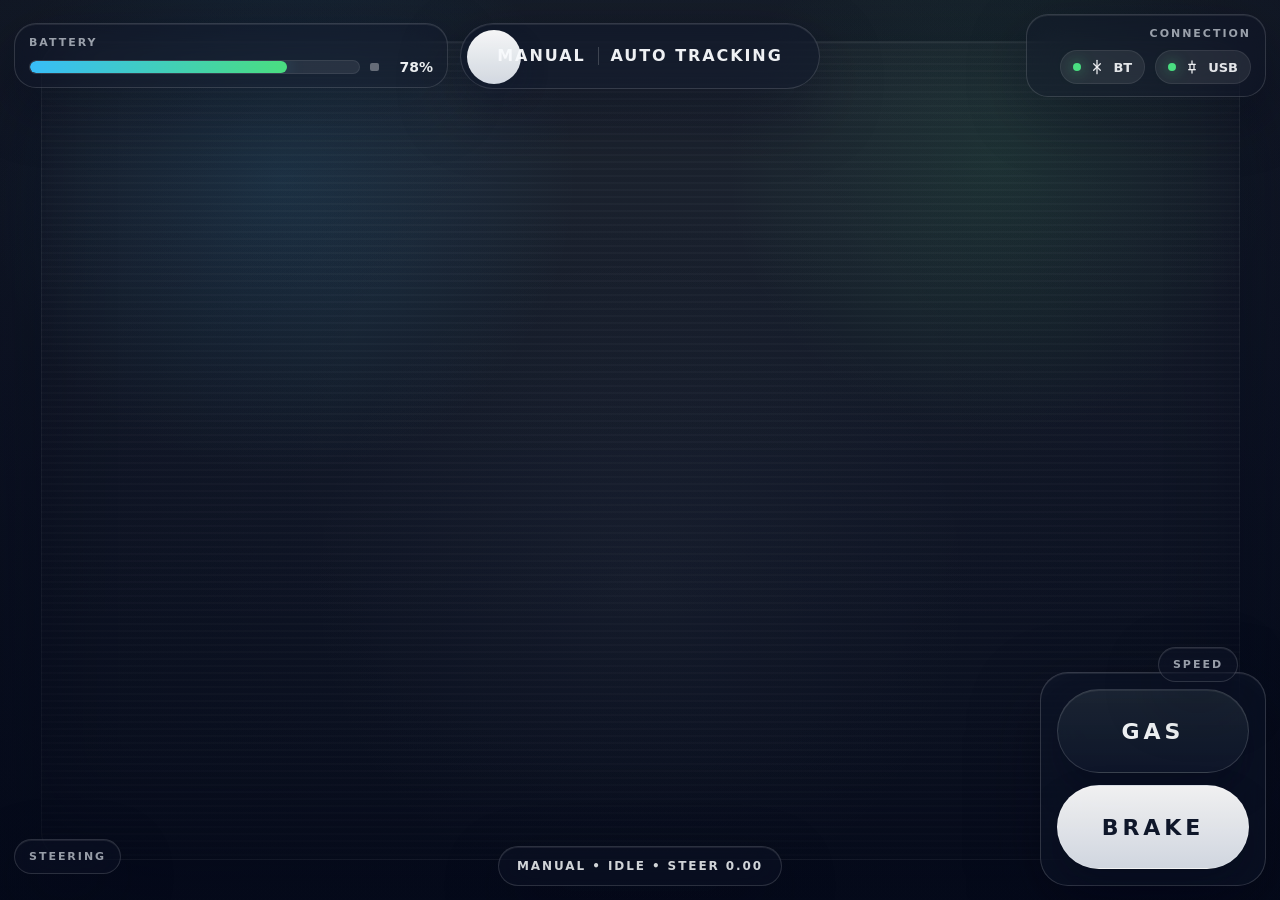
<file: docs/design/controller_app/mobile_gamer/index.html>
<!DOCTYPE html>
<html lang="en">
  <head>
    <meta charset="UTF-8" />
    <meta
      name="viewport"
      content="width=device-width, initial-scale=1.0, maximum-scale=1.0, user-scalable=no, viewport-fit=cover"
    />
    <title>HCI Mobile Robot Controller</title>
    <style>
      :root {
        color-scheme: dark;
        --bg: #0f131a;
        --panel: rgba(15, 23, 42, 0.34);
        --panel-strong: rgba(15, 23, 42, 0.5);
        --border: rgba(255, 255, 255, 0.14);
        --text: rgba(248, 250, 252, 0.96);
        --muted: rgba(226, 232, 240, 0.66);
        --accent: #4ade80;
        --danger: #fb7185;
        --safe-top: max(14px, env(safe-area-inset-top));
        --safe-right: max(14px, env(safe-area-inset-right));
        --safe-bottom: max(14px, env(safe-area-inset-bottom));
        --safe-left: max(14px, env(safe-area-inset-left));
      }

      * {
        box-sizing: border-box;
        -webkit-tap-highlight-color: transparent;
        user-select: none;
        -webkit-user-select: none;
      }

      html,
      body {
        width: 100%;
        height: 100%;
        margin: 0;
        overflow: hidden;
        background: var(--bg);
        color: var(--text);
        font-family: Inter, ui-sans-serif, system-ui, -apple-system, BlinkMacSystemFont, "SF Pro Display", sans-serif;
        touch-action: none;
      }

      body {
        position: fixed;
        inset: 0;
      }

      button {
        font: inherit;
      }

      .app {
        position: relative;
        width: 100vw;
        height: 100vh;
        height: 100svh;
        overflow: hidden;
        background: #0f131a;
      }

      .camera-feed {
        position: absolute;
        inset: 0;
        background:
          radial-gradient(circle at 22% 20%, rgba(56, 189, 248, 0.14), transparent 24%),
          radial-gradient(circle at 78% 18%, rgba(74, 222, 128, 0.12), transparent 22%),
          radial-gradient(circle at 50% 65%, rgba(148, 163, 184, 0.08), transparent 38%),
          linear-gradient(180deg, #1b232e 0%, #111827 54%, #0b1220 100%);
      }

      .camera-feed::before {
        content: "";
        position: absolute;
        inset: 4.5vmin;
        border-radius: 28px;
        border: 1px solid rgba(255, 255, 255, 0.06);
        background:
          linear-gradient(180deg, rgba(255, 255, 255, 0.03), rgba(255, 255, 255, 0.01)),
          repeating-linear-gradient(
            180deg,
            rgba(255, 255, 255, 0.026) 0 2px,
            transparent 2px 7px
          );
        box-shadow:
          inset 0 1px 0 rgba(255, 255, 255, 0.06),
          inset 0 -32px 72px rgba(2, 6, 23, 0.32),
          0 36px 120px rgba(2, 6, 23, 0.46);
      }

      .camera-feed::after {
        content: "";
        position: absolute;
        inset: 0;
        background:
          linear-gradient(180deg, rgba(2, 6, 23, 0.08), rgba(2, 6, 23, 0.14) 32%, rgba(2, 6, 23, 0.48)),
          radial-gradient(circle at 50% 50%, transparent 38%, rgba(2, 6, 23, 0.3) 100%);
      }

      .glass {
        background: var(--panel);
        border: 1px solid var(--border);
        box-shadow:
          0 20px 60px rgba(2, 6, 23, 0.28),
          inset 0 1px 0 rgba(255, 255, 255, 0.08);
        backdrop-filter: blur(20px);
        -webkit-backdrop-filter: blur(20px);
      }

      .glass-strong {
        background: var(--panel-strong);
        border: 1px solid rgba(255, 255, 255, 0.16);
        box-shadow:
          0 24px 70px rgba(2, 6, 23, 0.34),
          inset 0 1px 0 rgba(255, 255, 255, 0.08);
        backdrop-filter: blur(24px);
        -webkit-backdrop-filter: blur(24px);
      }

      .status-bar {
        position: absolute;
        inset: 0 0 auto 0;
        z-index: 30;
        display: grid;
        grid-template-columns: minmax(0, 1fr) auto minmax(0, 1fr);
        align-items: center;
        gap: 12px;
        padding: var(--safe-top) var(--safe-right) 0 var(--safe-left);
        pointer-events: none;
      }

      .status-card {
        min-width: clamp(150px, 23vw, 240px);
        padding: 12px 14px;
        border-radius: 22px;
      }

      .status-card.right {
        justify-self: end;
        text-align: right;
      }

      .status-label {
        display: block;
        margin-bottom: 10px;
        font-size: 11px;
        font-weight: 700;
        letter-spacing: 0.18em;
        text-transform: uppercase;
        color: var(--muted);
      }

      .battery-row {
        display: flex;
        align-items: center;
        gap: 10px;
      }

      .battery-shell {
        position: relative;
        flex: 1;
        height: 14px;
        border-radius: 999px;
        background: rgba(255, 255, 255, 0.08);
        border: 1px solid rgba(255, 255, 255, 0.08);
        overflow: hidden;
      }

      .battery-fill {
        position: absolute;
        inset: 0 auto 0 0;
        width: 78%;
        border-radius: inherit;
        background: linear-gradient(90deg, #38bdf8 0%, #4ade80 100%);
        box-shadow: 0 0 20px rgba(56, 189, 248, 0.24);
      }

      .battery-cap {
        width: 9px;
        height: 8px;
        border-radius: 2px;
        background: rgba(255, 255, 255, 0.34);
      }

      .battery-value {
        min-width: 44px;
        text-align: right;
        font-size: 14px;
        font-weight: 800;
      }

      .mode-switch {
        --toggle-width: clamp(250px, 34vw, 360px);
        pointer-events: auto;
        position: relative;
        display: inline-flex;
        align-items: center;
        justify-content: center;
        width: var(--toggle-width);
        height: 66px;
        padding: 6px;
        border: 1px solid var(--border);
        border-radius: 999px;
        background: rgba(15, 23, 42, 0.5);
        color: var(--text);
        box-shadow:
          0 24px 64px rgba(2, 6, 23, 0.34),
          inset 0 1px 0 rgba(255, 255, 255, 0.08);
        backdrop-filter: blur(24px);
        -webkit-backdrop-filter: blur(24px);
        transition: background 180ms ease, border-color 180ms ease, box-shadow 180ms ease;
      }

      .mode-switch[data-mode="auto"] {
        background: linear-gradient(180deg, rgba(22, 101, 52, 0.54), rgba(21, 128, 61, 0.34));
        border-color: rgba(134, 239, 172, 0.34);
        box-shadow:
          0 0 0 1px rgba(134, 239, 172, 0.08),
          0 24px 64px rgba(21, 128, 61, 0.28),
          inset 0 1px 0 rgba(255, 255, 255, 0.08);
      }

      .mode-thumb {
        position: absolute;
        top: 6px;
        left: 6px;
        width: 54px;
        height: 54px;
        border-radius: 999px;
        background: linear-gradient(180deg, rgba(255, 255, 255, 0.96), rgba(226, 232, 240, 0.92));
        box-shadow: 0 14px 28px rgba(15, 23, 42, 0.28);
        transition: transform 220ms ease, background 220ms ease, box-shadow 220ms ease;
      }

      .mode-switch[data-mode="auto"] .mode-thumb {
        transform: translateX(calc(var(--toggle-width) - 66px));
        background: linear-gradient(180deg, #bbf7d0, #4ade80);
        box-shadow: 0 0 24px rgba(74, 222, 128, 0.34);
      }

      .mode-copy {
        position: relative;
        z-index: 1;
        display: inline-flex;
        align-items: center;
        gap: 12px;
        padding: 0 18px;
        font-size: clamp(12px, 1.8vw, 16px);
        font-weight: 900;
        letter-spacing: 0.12em;
        text-transform: uppercase;
      }

      .mode-divider {
        width: 1px;
        height: 18px;
        background: rgba(255, 255, 255, 0.18);
      }

      .connection-row {
        display: flex;
        justify-content: flex-end;
        gap: 10px;
      }

      .link-chip {
        display: inline-flex;
        align-items: center;
        gap: 8px;
        padding: 8px 12px;
        border-radius: 999px;
        background: rgba(255, 255, 255, 0.08);
        border: 1px solid rgba(255, 255, 255, 0.08);
        color: rgba(248, 250, 252, 0.9);
        font-size: 13px;
        font-weight: 800;
      }

      .link-chip svg {
        width: 16px;
        height: 16px;
      }

      .status-dot {
        width: 8px;
        height: 8px;
        border-radius: 50%;
        background: var(--accent);
        box-shadow: 0 0 14px rgba(74, 222, 128, 0.64);
      }

      .left-surface {
        position: absolute;
        left: 0;
        top: 0;
        bottom: 0;
        width: 50%;
        z-index: 10;
      }

      .steering-tag,
      .speed-tag {
        position: absolute;
        z-index: 20;
        padding: 10px 14px;
        border-radius: 999px;
        font-size: 11px;
        font-weight: 800;
        letter-spacing: 0.18em;
        text-transform: uppercase;
        color: var(--muted);
        pointer-events: none;
      }

      .steering-tag {
        left: var(--safe-left);
        bottom: calc(var(--safe-bottom) + 12px);
      }

      .speed-tag {
        right: calc(var(--safe-right) + 14px);
        bottom: calc(var(--safe-bottom) + 190px);
      }

      .joystick {
        position: absolute;
        left: 0;
        top: 0;
        width: 182px;
        height: 182px;
        margin-left: -91px;
        margin-top: -91px;
        display: none;
        pointer-events: none;
        z-index: 16;
      }

      .joystick.active {
        display: block;
      }

      .joystick-ring {
        position: absolute;
        inset: 0;
        border-radius: 50%;
        background: radial-gradient(circle at 50% 50%, rgba(255, 255, 255, 0.16), rgba(255, 255, 255, 0.06) 50%, rgba(15, 23, 42, 0.22) 100%);
        border: 1px solid rgba(255, 255, 255, 0.16);
        box-shadow:
          inset 0 1px 0 rgba(255, 255, 255, 0.12),
          inset 0 -20px 42px rgba(2, 6, 23, 0.24),
          0 22px 44px rgba(2, 6, 23, 0.32);
        backdrop-filter: blur(24px);
        -webkit-backdrop-filter: blur(24px);
      }

      .joystick-ring::before,
      .joystick-ring::after {
        content: "";
        position: absolute;
        left: 50%;
        top: 50%;
        background: rgba(255, 255, 255, 0.12);
        transform: translate(-50%, -50%);
      }

      .joystick-ring::before {
        width: 1px;
        height: 120px;
      }

      .joystick-ring::after {
        width: 120px;
        height: 1px;
      }

      .joystick-knob {
        position: absolute;
        left: 50%;
        top: 50%;
        width: 72px;
        height: 72px;
        margin-left: -36px;
        margin-top: -36px;
        border-radius: 50%;
        background: radial-gradient(circle at 34% 28%, rgba(255, 255, 255, 0.94), rgba(255, 255, 255, 0.42) 42%, rgba(100, 116, 139, 0.24) 100%);
        border: 1px solid rgba(255, 255, 255, 0.28);
        box-shadow: 0 18px 30px rgba(15, 23, 42, 0.32);
        transform: translate(0px, 0px);
      }

      .right-controls {
        position: absolute;
        right: var(--safe-right);
        bottom: var(--safe-bottom);
        z-index: 24;
        display: flex;
        flex-direction: column;
        align-items: flex-end;
        gap: 12px;
      }

      .control-panel {
        padding: 16px;
        border-radius: 28px;
      }

      .button-stack {
        display: flex;
        flex-direction: column;
        gap: 12px;
      }

      .control-button {
        position: relative;
        display: inline-flex;
        align-items: center;
        justify-content: center;
        width: clamp(138px, 20vw, 192px);
        height: clamp(62px, 11.5vh, 84px);
        border: 1px solid rgba(255, 255, 255, 0.14);
        border-radius: 999px;
        color: var(--text);
        background: rgba(255, 255, 255, 0.08);
        box-shadow:
          0 18px 36px rgba(2, 6, 23, 0.3),
          inset 0 1px 0 rgba(255, 255, 255, 0.08);
        font-size: clamp(16px, 2.3vw, 22px);
        font-weight: 900;
        letter-spacing: 0.18em;
        text-transform: uppercase;
        transition: transform 120ms ease, box-shadow 160ms ease, background 160ms ease, color 160ms ease;
        touch-action: none;
      }

      .control-button.is-pressed {
        transform: scale(0.97);
      }

      .control-button::after {
        content: "";
        position: absolute;
        inset: 16%;
        border-radius: inherit;
        opacity: 0;
        background: rgba(255, 255, 255, 0.14);
        transition: opacity 140ms ease;
      }

      .control-button.is-pressed::after {
        opacity: 1;
      }

      .gas-button {
        background: linear-gradient(180deg, rgba(31, 41, 55, 0.8), rgba(15, 23, 42, 0.94));
      }

      .gas-button.is-pressed {
        background: linear-gradient(180deg, rgba(74, 222, 128, 0.94), rgba(22, 163, 74, 0.98));
        box-shadow:
          0 0 0 1px rgba(134, 239, 172, 0.14),
          0 20px 40px rgba(20, 83, 45, 0.34),
          inset 0 1px 0 rgba(255, 255, 255, 0.18);
      }

      .brake-button {
        background: linear-gradient(180deg, rgba(255, 255, 255, 0.94), rgba(226, 232, 240, 0.92));
        color: #0f172a;
      }

      .brake-button.is-pressed {
        background: linear-gradient(180deg, rgba(251, 113, 133, 0.96), rgba(225, 29, 72, 0.98));
        color: #ffffff;
        box-shadow:
          0 0 0 1px rgba(251, 113, 133, 0.16),
          0 20px 40px rgba(136, 19, 55, 0.32),
          inset 0 1px 0 rgba(255, 255, 255, 0.18);
      }

      .drive-pill {
        position: absolute;
        left: 50%;
        bottom: var(--safe-bottom);
        z-index: 18;
        transform: translateX(-50%);
        padding: 12px 18px;
        border-radius: 999px;
        pointer-events: none;
      }

      .drive-text {
        font-size: 12px;
        font-weight: 800;
        letter-spacing: 0.16em;
        text-transform: uppercase;
        color: rgba(248, 250, 252, 0.84);
        white-space: nowrap;
      }

      .rotate-notice {
        display: none;
      }

      @media (max-height: 500px) {
        .status-card {
          padding: 10px 12px;
        }

        .mode-switch {
          height: 60px;
        }

        .mode-thumb {
          width: 48px;
          height: 48px;
        }

        .mode-switch[data-mode="auto"] .mode-thumb {
          transform: translateX(calc(var(--toggle-width) - 60px));
        }

        .joystick {
          width: 166px;
          height: 166px;
          margin-left: -83px;
          margin-top: -83px;
        }

        .joystick-knob {
          width: 64px;
          height: 64px;
          margin-left: -32px;
          margin-top: -32px;
        }

        .speed-tag {
          bottom: calc(var(--safe-bottom) + 174px);
        }
      }

      @media (max-width: 760px) {
        .status-bar {
          gap: 8px;
        }

        .status-card {
          min-width: 128px;
        }

        .mode-switch {
          --toggle-width: clamp(214px, 38vw, 280px);
        }

        .mode-copy {
          gap: 8px;
          padding: 0 14px;
          letter-spacing: 0.08em;
        }

        .link-chip {
          padding: 7px 10px;
          font-size: 12px;
        }
      }

      @media (orientation: portrait) {
        .app-shell {
          filter: blur(10px);
          transform: scale(1.03);
        }

        .rotate-notice {
          position: absolute;
          inset: 0;
          z-index: 50;
          display: flex;
          align-items: center;
          justify-content: center;
          padding: 24px;
          background: rgba(2, 6, 23, 0.72);
          backdrop-filter: blur(10px);
          -webkit-backdrop-filter: blur(10px);
        }

        .rotate-card {
          max-width: 320px;
          padding: 28px;
          border-radius: 28px;
          text-align: center;
        }

        .rotate-title {
          margin: 0;
          font-size: 30px;
          font-weight: 800;
        }

        .rotate-copy {
          margin: 12px 0 0;
          line-height: 1.6;
          color: rgba(226, 232, 240, 0.72);
        }
      }
    </style>
  </head>
  <body>
    <main class="app">
      <div class="camera-feed"></div>

      <div class="app-shell">
        <section class="status-bar">
          <div class="status-card glass">
            <span class="status-label">Battery</span>
            <div class="battery-row">
              <div class="battery-shell">
                <div id="batteryFill" class="battery-fill"></div>
              </div>
              <div class="battery-cap"></div>
              <div id="batteryValue" class="battery-value">78%</div>
            </div>
          </div>

          <button id="modeSwitch" class="mode-switch" type="button" data-mode="manual" aria-pressed="false">
            <span class="mode-thumb"></span>
            <span class="mode-copy">
              <span>Manual</span>
              <span class="mode-divider"></span>
              <span>Auto Tracking</span>
            </span>
          </button>

          <div class="status-card glass right">
            <span class="status-label">Connection</span>
            <div class="connection-row">
              <div class="link-chip">
                <span class="status-dot"></span>
                <svg viewBox="0 0 24 24" fill="none" stroke="currentColor" stroke-width="2" stroke-linecap="round" stroke-linejoin="round" aria-hidden="true">
                  <path d="M7 7l10 10"></path>
                  <path d="M7 17L17 7"></path>
                  <path d="M12 2v20"></path>
                </svg>
                <span>BT</span>
              </div>
              <div class="link-chip">
                <span class="status-dot"></span>
                <svg viewBox="0 0 24 24" fill="none" stroke="currentColor" stroke-width="2" stroke-linecap="round" stroke-linejoin="round" aria-hidden="true">
                  <path d="M7 8h10"></path>
                  <path d="M7 16h10"></path>
                  <path d="M9 8v8"></path>
                  <path d="M15 8v8"></path>
                  <path d="M12 3v5"></path>
                  <path d="M12 16v5"></path>
                </svg>
                <span>USB</span>
              </div>
            </div>
          </div>
        </section>

        <div id="leftSurface" class="left-surface" aria-label="Steering surface"></div>
        <div class="steering-tag glass">Steering</div>

        <div id="joystick" class="joystick" aria-hidden="true">
          <div class="joystick-ring"></div>
          <div id="joystickKnob" class="joystick-knob"></div>
        </div>

        <section class="right-controls">
          <div class="speed-tag glass">Speed</div>
          <div class="control-panel glass-strong">
            <div class="button-stack">
              <button id="gasButton" class="control-button gas-button" type="button">Gas</button>
              <button id="brakeButton" class="control-button brake-button" type="button">Brake</button>
            </div>
          </div>
        </section>

        <div class="drive-pill glass">
          <div id="driveText" class="drive-text">Manual • Idle • Steer 0.00</div>
        </div>
      </div>

      <section class="rotate-notice">
        <div class="rotate-card glass-strong">
          <h1 class="rotate-title">Rotate to Landscape</h1>
          <p class="rotate-copy">This controller is designed for two-thumb landscape use on a phone.</p>
        </div>
      </section>
    </main>

    <script>
      const state = {
        autoMode: false,
        battery: 78,
        steerX: 0,
        steerY: 0,
        joystickPointerId: null,
        gasPointers: new Set(),
        brakePointers: new Set(),
      };

      const elements = {
        batteryFill: document.getElementById('batteryFill'),
        batteryValue: document.getElementById('batteryValue'),
        modeSwitch: document.getElementById('modeSwitch'),
        leftSurface: document.getElementById('leftSurface'),
        joystick: document.getElementById('joystick'),
        joystickKnob: document.getElementById('joystickKnob'),
        gasButton: document.getElementById('gasButton'),
        brakeButton: document.getElementById('brakeButton'),
        driveText: document.getElementById('driveText'),
      };

      function clamp(value, min, max) {
        return Math.min(Math.max(value, min), max);
      }

      function renderBattery() {
        const level = clamp(state.battery, 0, 100);
        elements.batteryFill.style.width = `${level}%`;
        elements.batteryValue.textContent = `${Math.round(level)}%`;
      }

      function renderMode() {
        elements.modeSwitch.dataset.mode = state.autoMode ? 'auto' : 'manual';
        elements.modeSwitch.setAttribute('aria-pressed', String(state.autoMode));
      }

      function buttonActive(set, button) {
        button.classList.toggle('is-pressed', set.size > 0);
      }

      function renderDriveText() {
        const mode = state.autoMode ? 'Auto Tracking' : 'Manual';
        const throttle = state.gasPointers.size > 0 && state.brakePointers.size > 0
          ? 'Gas + Brake'
          : state.gasPointers.size > 0
            ? 'Gas'
            : state.brakePointers.size > 0
              ? 'Brake'
              : 'Idle';
        const steer = Math.abs(state.steerX) < 0.01 ? 0 : state.steerX;
        elements.driveText.textContent = `${mode} • ${throttle} • Steer ${steer.toFixed(2)}`;
      }

      function setJoystickPosition(x, y) {
        elements.joystick.style.left = `${x}px`;
        elements.joystick.style.top = `${y}px`;
      }

      function resetJoystick() {
        state.steerX = 0;
        state.steerY = 0;
        state.joystickPointerId = null;
        elements.joystick.classList.remove('active');
        elements.joystickKnob.style.transform = 'translate(0px, 0px)';
        renderDriveText();
      }

      function updateJoystick(event) {
        const joystickRect = elements.joystick.getBoundingClientRect();
        const centerX = joystickRect.left + joystickRect.width / 2;
        const centerY = joystickRect.top + joystickRect.height / 2;
        const radius = joystickRect.width * 0.31;
        const deltaX = event.clientX - centerX;
        const deltaY = event.clientY - centerY;
        const distance = Math.hypot(deltaX, deltaY);
        const limited = Math.min(distance, radius);
        const angle = Math.atan2(deltaY, deltaX);
        const knobX = distance === 0 ? 0 : Math.cos(angle) * limited;
        const knobY = distance === 0 ? 0 : Math.sin(angle) * limited;

        state.steerX = clamp(knobX / radius, -1, 1);
        state.steerY = clamp(knobY / radius, -1, 1);
        elements.joystickKnob.style.transform = `translate(${knobX}px, ${knobY}px)`;
        renderDriveText();
      }

      function startJoystick(event) {
        if (state.joystickPointerId !== null) {
          return;
        }

        if (event.pointerType === 'mouse' && event.button !== 0) {
          return;
        }

        if (event.clientX > window.innerWidth / 2) {
          return;
        }

        event.preventDefault();
        state.joystickPointerId = event.pointerId;
        elements.leftSurface.setPointerCapture(event.pointerId);
        elements.joystick.classList.add('active');
        setJoystickPosition(event.clientX, event.clientY);
        elements.joystickKnob.style.transform = 'translate(0px, 0px)';
        updateJoystick(event);
      }

      function moveJoystick(event) {
        if (event.pointerId !== state.joystickPointerId) {
          return;
        }

        event.preventDefault();
        updateJoystick(event);
      }

      function endJoystick(event) {
        if (event.pointerId !== state.joystickPointerId) {
          return;
        }

        resetJoystick();
      }

      function bindControlButton(button, set) {
        function release(event) {
          if (set.delete(event.pointerId)) {
            buttonActive(set, button);
            renderDriveText();
          }
        }

        button.addEventListener('pointerdown', (event) => {
          if (event.pointerType === 'mouse' && event.button !== 0) {
            return;
          }

          event.preventDefault();
          set.add(event.pointerId);
          button.setPointerCapture(event.pointerId);
          buttonActive(set, button);
          renderDriveText();
        });

        button.addEventListener('pointerup', release);
        button.addEventListener('pointercancel', release);
        button.addEventListener('lostpointercapture', release);
      }

      elements.modeSwitch.addEventListener('click', () => {
        state.autoMode = !state.autoMode;
        renderMode();
        renderDriveText();
      });

      elements.leftSurface.addEventListener('pointerdown', startJoystick);
      elements.leftSurface.addEventListener('pointermove', moveJoystick);
      elements.leftSurface.addEventListener('pointerup', endJoystick);
      elements.leftSurface.addEventListener('pointercancel', endJoystick);
      elements.leftSurface.addEventListener('lostpointercapture', endJoystick);

      bindControlButton(elements.gasButton, state.gasPointers);
      bindControlButton(elements.brakeButton, state.brakePointers);

      document.addEventListener('contextmenu', (event) => event.preventDefault());
      document.addEventListener('gesturestart', (event) => event.preventDefault());
      document.addEventListener('gesturechange', (event) => event.preventDefault());
      document.addEventListener('gestureend', (event) => event.preventDefault());

      renderBattery();
      renderMode();
      renderDriveText();
    </script>
  </body>
</html>
</file>
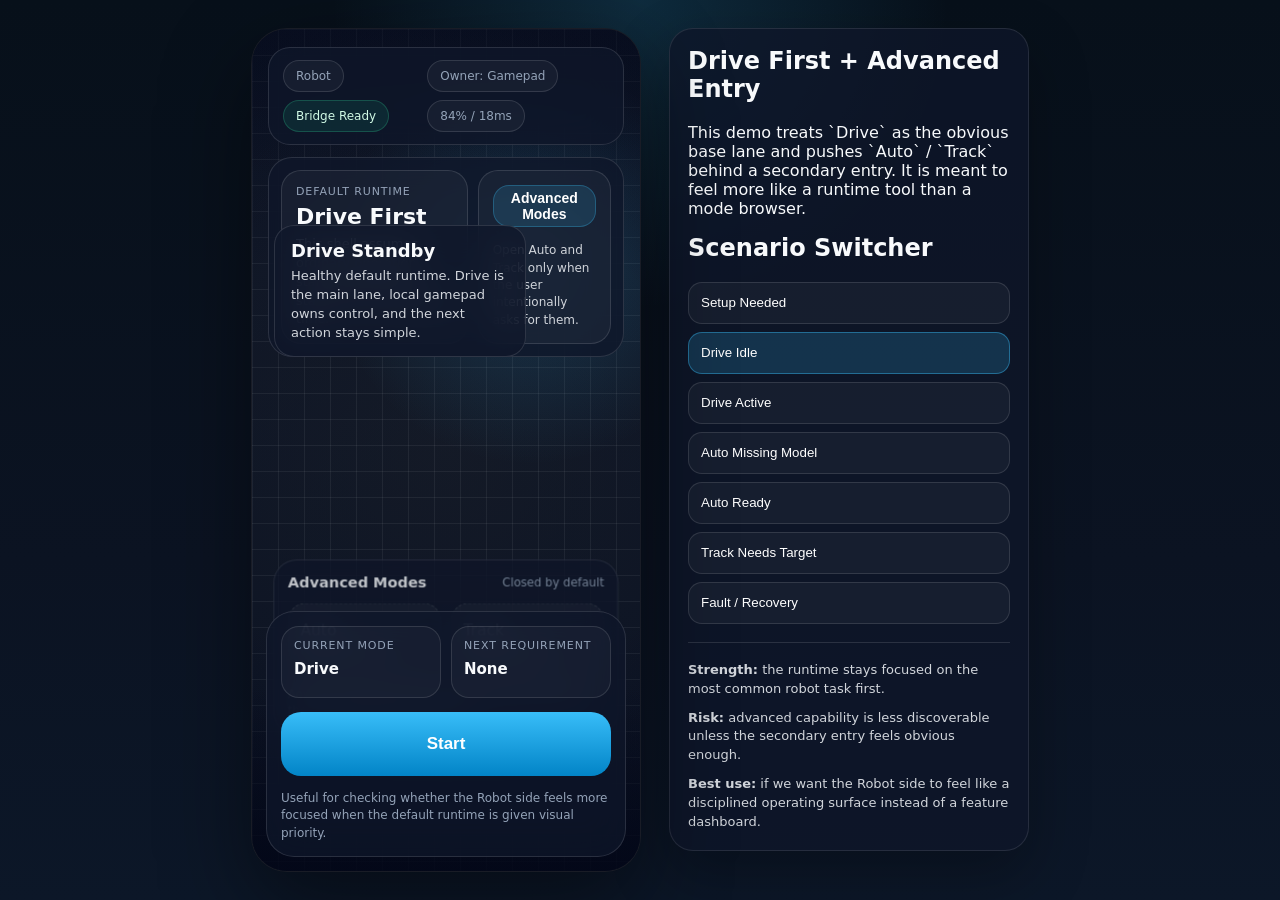
<file: docs/design/robot_app/drive_first_advanced/index.html>
<!DOCTYPE html>
<html lang="en">
  <head>
    <meta charset="UTF-8" />
    <meta name="viewport" content="width=device-width, initial-scale=1.0, viewport-fit=cover" />
    <title>Robot Runtime Demo - Drive First + Advanced Entry</title>
    <style>
      :root {
        color-scheme: dark;
        --bg: #08111d;
        --panel: #0f172a;
        --panel-soft: rgba(15, 23, 42, 0.78);
        --line: rgba(255, 255, 255, 0.12);
        --text: #f8fafc;
        --muted: #94a3b8;
        --good: #34d399;
        --warn: #fbbf24;
        --bad: #fb7185;
        --accent: #38bdf8;
      }

      * {
        box-sizing: border-box;
      }

      body {
        margin: 0;
        min-height: 100vh;
        background:
          radial-gradient(circle at top, rgba(56, 189, 248, 0.16), transparent 28%),
          linear-gradient(180deg, #07101a, #0b1322 62%, #0c1728);
        color: var(--text);
        font-family: "Avenir Next", "Segoe UI", ui-sans-serif, system-ui, sans-serif;
      }

      .layout {
        display: flex;
        gap: 28px;
        align-items: flex-start;
        justify-content: center;
        padding: 28px;
        flex-wrap: wrap;
      }

      .phone {
        position: relative;
        width: 390px;
        height: 844px;
        overflow: hidden;
        border-radius: 36px;
        background: #050913;
        border: 1px solid rgba(255, 255, 255, 0.08);
        box-shadow: 0 32px 90px rgba(0, 0, 0, 0.45);
      }

      .feed {
        position: absolute;
        inset: 0;
        background:
          radial-gradient(circle at 72% 28%, rgba(56, 189, 248, 0.18), transparent 30%),
          linear-gradient(rgba(255, 255, 255, 0.06) 1px, transparent 1px),
          linear-gradient(90deg, rgba(255, 255, 255, 0.06) 1px, transparent 1px),
          linear-gradient(180deg, rgba(8, 15, 30, 0.16), rgba(8, 15, 30, 0.54)),
          radial-gradient(circle at center, rgba(148, 163, 184, 0.15), rgba(15, 23, 42, 0.94));
        background-size: auto, 26px 26px, 26px 26px, auto, auto;
      }

      .feed::after {
        content: "";
        position: absolute;
        inset: 0;
        background:
          linear-gradient(180deg, rgba(2, 6, 23, 0.28), transparent 18%, transparent 78%, rgba(2, 6, 23, 0.82)),
          radial-gradient(circle at center, transparent 0%, transparent 54%, rgba(2, 6, 23, 0.36) 100%);
      }

      .target-ring {
        position: absolute;
        left: 50%;
        top: 45%;
        width: 150px;
        height: 150px;
        margin-left: -75px;
        margin-top: -75px;
        border-radius: 28px;
        border: 2px solid rgba(255, 255, 255, 0.82);
        box-shadow: 0 0 0 12px rgba(15, 23, 42, 0.16);
        opacity: 0;
        transform: scale(0.92);
        transition: opacity 180ms ease, transform 180ms ease;
      }

      .target-ring.active {
        opacity: 1;
        transform: scale(1);
      }

      .glass {
        background: var(--panel-soft);
        border: 1px solid var(--line);
        backdrop-filter: blur(18px);
      }

      .top {
        position: absolute;
        inset: 0 0 auto 0;
        padding: 18px 16px 0;
        display: flex;
        flex-direction: column;
        gap: 12px;
      }

      .health {
        display: flex;
        align-items: center;
        justify-content: space-between;
        gap: 10px;
        padding: 12px 14px;
        border-radius: 22px;
      }

      .health-left,
      .health-right {
        display: flex;
        align-items: center;
        gap: 8px;
        flex-wrap: wrap;
      }

      .pill {
        display: inline-flex;
        align-items: center;
        gap: 6px;
        min-height: 32px;
        padding: 0 12px;
        border-radius: 999px;
        border: 1px solid var(--line);
        background: rgba(255, 255, 255, 0.04);
        font-size: 12px;
        color: var(--muted);
      }

      .pill.good {
        color: #d1fae5;
        border-color: rgba(52, 211, 153, 0.24);
        background: rgba(16, 185, 129, 0.12);
      }

      .pill.warn {
        color: #fef3c7;
        border-color: rgba(251, 191, 36, 0.24);
        background: rgba(245, 158, 11, 0.12);
      }

      .pill.bad {
        color: #ffe4e6;
        border-color: rgba(251, 113, 133, 0.24);
        background: rgba(244, 63, 94, 0.12);
      }

      .focus-bar {
        display: grid;
        grid-template-columns: 1.4fr 1fr;
        gap: 10px;
        padding: 12px;
        border-radius: 24px;
      }

      .drive-focus,
      .advanced-entry {
        min-height: 88px;
        border-radius: 20px;
        border: 1px solid var(--line);
        background: rgba(255, 255, 255, 0.04);
      }

      .drive-focus {
        padding: 14px;
        display: flex;
        flex-direction: column;
        justify-content: center;
        gap: 6px;
      }

      .eyebrow {
        font-size: 11px;
        letter-spacing: 0.08em;
        text-transform: uppercase;
        color: var(--muted);
      }

      .focus-title {
        font-size: 22px;
        font-weight: 800;
      }

      .focus-copy {
        font-size: 13px;
        color: #dbe4ef;
        line-height: 1.45;
      }

      .advanced-entry {
        padding: 14px;
        display: flex;
        flex-direction: column;
        justify-content: space-between;
      }

      .entry-button {
        min-height: 42px;
        border-radius: 16px;
        border: 1px solid rgba(56, 189, 248, 0.28);
        background: rgba(56, 189, 248, 0.14);
        color: white;
        font-size: 14px;
        font-weight: 700;
      }

      .entry-button.disabled {
        border-color: rgba(255, 255, 255, 0.08);
        background: rgba(255, 255, 255, 0.05);
        color: #cbd5e1;
      }

      .entry-caption {
        font-size: 12px;
        color: #d1d5db;
        line-height: 1.45;
      }

      .center-copy {
        position: absolute;
        left: 22px;
        right: 22px;
        top: 196px;
        display: flex;
        flex-direction: column;
        gap: 12px;
      }

      .status-card {
        max-width: 252px;
        padding: 14px 16px;
        border-radius: 20px;
      }

      .status-card h2 {
        margin: 0 0 6px;
        font-size: 18px;
      }

      .status-card p {
        margin: 0;
        font-size: 13px;
        line-height: 1.45;
        color: #d1d5db;
      }

      .mode-drawer {
        position: absolute;
        left: 16px;
        right: 16px;
        bottom: 172px;
        padding: 14px;
        border-radius: 24px;
        display: flex;
        flex-direction: column;
        gap: 12px;
        transform-origin: bottom center;
        transition: transform 180ms ease, opacity 180ms ease;
      }

      .mode-drawer.collapsed {
        opacity: 0.76;
        transform: translateY(36px) scale(0.97);
      }

      .mode-drawer.open {
        opacity: 1;
        transform: translateY(0) scale(1);
      }

      .drawer-head {
        display: flex;
        align-items: center;
        justify-content: space-between;
        gap: 12px;
      }

      .drawer-head strong {
        font-size: 15px;
      }

      .drawer-head span {
        font-size: 12px;
        color: var(--muted);
      }

      .drawer-grid {
        display: grid;
        grid-template-columns: repeat(2, 1fr);
        gap: 10px;
      }

      .advanced-chip {
        min-height: 74px;
        padding: 12px;
        border-radius: 18px;
        border: 1px solid var(--line);
        background: rgba(255, 255, 255, 0.04);
        display: flex;
        flex-direction: column;
        justify-content: center;
        gap: 4px;
        color: #dbe4ef;
      }

      .advanced-chip small {
        color: var(--muted);
      }

      .advanced-chip.active {
        border-color: rgba(56, 189, 248, 0.34);
        background: rgba(56, 189, 248, 0.18);
      }

      .advanced-chip.blocked {
        border-style: dashed;
      }

      .drawer-hint {
        margin: 0;
        font-size: 12px;
        color: #cbd5e1;
        line-height: 1.45;
      }

      .bottom {
        position: absolute;
        left: 14px;
        right: 14px;
        bottom: 14px;
        padding: 14px;
        border-radius: 28px;
        display: flex;
        flex-direction: column;
        gap: 14px;
      }

      .meta-row {
        display: flex;
        gap: 10px;
      }

      .meta {
        flex: 1;
        min-height: 72px;
        padding: 12px;
        border-radius: 18px;
        border: 1px solid var(--line);
        background: rgba(255, 255, 255, 0.03);
      }

      .meta .k {
        font-size: 11px;
        letter-spacing: 0.08em;
        text-transform: uppercase;
        color: var(--muted);
      }

      .meta .v {
        margin-top: 8px;
        font-size: 15px;
        font-weight: 700;
      }

      .cta {
        min-height: 64px;
        border: none;
        border-radius: 20px;
        font-size: 17px;
        font-weight: 800;
        color: white;
        background: linear-gradient(180deg, #38bdf8, #0284c7);
      }

      .cta.stop {
        background: linear-gradient(180deg, #fb7185, #e11d48);
      }

      .cta.warn {
        background: linear-gradient(180deg, #fbbf24, #d97706);
      }

      .note {
        font-size: 12px;
        color: var(--muted);
        line-height: 1.45;
      }

      .panel {
        width: 360px;
        padding: 18px;
        border-radius: 24px;
        background: rgba(15, 23, 42, 0.78);
        border: 1px solid rgba(255, 255, 255, 0.1);
        box-shadow: 0 24px 60px rgba(0, 0, 0, 0.28);
      }

      .panel h1,
      .panel h2,
      .panel p {
        margin-top: 0;
      }

      .scenario-grid {
        display: grid;
        gap: 8px;
      }

      .scenario-grid button {
        min-height: 42px;
        text-align: left;
        padding: 0 12px;
        border-radius: 14px;
        color: white;
        border: 1px solid var(--line);
        background: rgba(255, 255, 255, 0.04);
      }

      .scenario-grid button.active {
        border-color: rgba(56, 189, 248, 0.42);
        background: rgba(56, 189, 248, 0.18);
      }

      .legend {
        margin-top: 18px;
        padding-top: 18px;
        border-top: 1px solid var(--line);
        display: grid;
        gap: 10px;
      }

      .legend-item {
        font-size: 13px;
        color: #d1d5db;
        line-height: 1.45;
      }
    </style>
  </head>
  <body>
    <div class="layout">
      <section class="phone">
        <div class="feed"></div>
        <div id="targetRing" class="target-ring"></div>

        <div class="top">
          <div class="health glass">
            <div class="health-left">
              <span class="pill">Robot</span>
              <span id="bridgePill" class="pill good">Bridge Ready</span>
            </div>
            <div class="health-right">
              <span id="ownerPill" class="pill">Owner: None</span>
              <span id="powerPill" class="pill">84% / 18ms</span>
            </div>
          </div>

          <div class="focus-bar glass">
            <div class="drive-focus">
              <div class="eyebrow">Default Runtime</div>
              <div id="focusTitle" class="focus-title">Drive First</div>
              <div id="focusCopy" class="focus-copy">The base shell keeps Drive as the obvious operating lane. Advanced modes stay one level deeper.</div>
            </div>

            <div class="advanced-entry">
              <button id="entryButton" class="entry-button" type="button">Advanced Modes</button>
              <div id="entryCaption" class="entry-caption">Open Auto and Track only when the user intentionally asks for them.</div>
            </div>
          </div>
        </div>

        <div class="center-copy">
          <div class="status-card glass">
            <h2 id="headline">Drive Standby</h2>
            <p id="bodyCopy">This structure treats Drive as the home lane and makes Auto / Track feel deliberate instead of constantly top-level.</p>
          </div>
        </div>

        <div id="modeDrawer" class="mode-drawer glass collapsed">
          <div class="drawer-head">
            <strong>Advanced Modes</strong>
            <span id="drawerState">Closed by default</span>
          </div>

          <div class="drawer-grid">
            <div id="autoOption" class="advanced-chip blocked">
              <span>Auto</span>
              <small id="autoStatus">Need model</small>
            </div>
            <div id="trackOption" class="advanced-chip blocked">
              <span>Track</span>
              <small id="trackStatus">Need model</small>
            </div>
          </div>

          <p id="drawerHint" class="drawer-hint">Advanced modes stay out of the primary shell until the user chooses to open them.</p>
        </div>

        <div class="bottom glass">
          <div class="meta-row">
            <div class="meta">
              <div class="k">Current Mode</div>
              <div id="modeValue" class="v">Drive</div>
            </div>
            <div class="meta">
              <div class="k">Next Requirement</div>
              <div id="requirementValue" class="v">None</div>
            </div>
          </div>

          <button id="ctaButton" class="cta" type="button">Start</button>
          <div id="footerNote" class="note">This variant intentionally favors runtime focus over immediate mode discoverability.</div>
        </div>
      </section>

      <aside class="panel">
        <h1>Drive First + Advanced Entry</h1>
        <p>This demo treats `Drive` as the obvious base lane and pushes `Auto` / `Track` behind a secondary entry. It is meant to feel more like a runtime tool than a mode browser.</p>

        <h2>Scenario Switcher</h2>
        <div class="scenario-grid">
          <button data-scenario="setup">Setup Needed</button>
          <button data-scenario="drive_idle">Drive Idle</button>
          <button data-scenario="drive_active">Drive Active</button>
          <button data-scenario="auto_missing">Auto Missing Model</button>
          <button data-scenario="auto_ready">Auto Ready</button>
          <button data-scenario="track_target">Track Needs Target</button>
          <button data-scenario="fault">Fault / Recovery</button>
        </div>

        <div class="legend">
          <div class="legend-item"><strong>Strength:</strong> the runtime stays focused on the most common robot task first.</div>
          <div class="legend-item"><strong>Risk:</strong> advanced capability is less discoverable unless the secondary entry feels obvious enough.</div>
          <div class="legend-item"><strong>Best use:</strong> if we want the Robot side to feel like a disciplined operating surface instead of a feature dashboard.</div>
        </div>
      </aside>
    </div>

    <script>
      const scenarios = {
        setup: {
          headline: "Setup Needed",
          body: "Drive still owns the shell, but advanced modes stay behind the setup gate until the robot bridge is healthy.",
          bridge: ["Bridge Missing", "bad"],
          owner: "Owner: None",
          power: "84% / --",
          focusTitle: "Drive First",
          focusCopy: "The default lane remains clear even when setup blocks normal runtime.",
          entry: ["Advanced Locked", true],
          entryCaption: "Finish robot setup before exposing Auto or Track.",
          mode: "Drive",
          requirement: "Connect Robot",
          cta: ["Connect Robot", "warn"],
          note: "This tests whether the product feels calmer when advanced capability is withheld until the base runtime is healthy.",
          drawerOpen: false,
          drawerState: "Hidden behind setup",
          autoStatus: "Need setup",
          trackStatus: "Need setup",
          drawerHint: "Advanced modes stay one level deeper and should not compete with setup recovery.",
          activeAdvanced: "",
          target: false
        },
        drive_idle: {
          headline: "Drive Standby",
          body: "Healthy default runtime. Drive is the main lane, local gamepad owns control, and the next action stays simple.",
          bridge: ["Bridge Ready", "good"],
          owner: "Owner: Gamepad",
          power: "84% / 18ms",
          focusTitle: "Drive First",
          focusCopy: "This shell assumes ordinary operation starts in Drive and stays there most of the time.",
          entry: ["Advanced Modes", false],
          entryCaption: "Open Auto and Track only when the user intentionally asks for them.",
          mode: "Drive",
          requirement: "None",
          cta: ["Start", ""],
          note: "Useful for checking whether the Robot side feels more focused when the default runtime is given visual priority.",
          drawerOpen: false,
          drawerState: "Closed by default",
          autoStatus: "Need model",
          trackStatus: "Need model",
          drawerHint: "Advanced modes stay out of the primary shell until the user chooses to open them.",
          activeAdvanced: "",
          target: false
        },
        drive_active: {
          headline: "Drive Active",
          body: "During motion, the shell becomes even more conservative. Switching into advanced modes is visually discouraged until the robot stops.",
          bridge: ["Bridge Ready", "good"],
          owner: "Owner: Gamepad",
          power: "84% / 13ms",
          focusTitle: "Drive Active",
          focusCopy: "Once the robot is moving, the strongest visible action is stopping safely.",
          entry: ["Advanced Locked", true],
          entryCaption: "Stop the current run before changing mode or owner.",
          mode: "Drive",
          requirement: "Safe stop",
          cta: ["Stop", "stop"],
          note: "This scenario checks whether the Drive-first shell reduces the temptation to change modes during active motion.",
          drawerOpen: false,
          drawerState: "Suppressed while active",
          autoStatus: "Need model",
          trackStatus: "Need model",
          drawerHint: "Mode switching should feel unavailable while the robot is actively moving.",
          activeAdvanced: "",
          target: false
        },
        auto_missing: {
          headline: "Auto Requires Model",
          body: "The user deliberately opened advanced modes and selected Auto. The shell still centers the next concrete step instead of displaying all modes all the time.",
          bridge: ["Bridge Ready", "good"],
          owner: "Owner: None",
          power: "84% / 24ms",
          focusTitle: "Advanced Entry Open",
          focusCopy: "Auto is visible now because the user intentionally entered the advanced lane.",
          entry: ["Advanced Modes", false],
          entryCaption: "Advanced lane stays secondary even when it is open.",
          mode: "Auto",
          requirement: "Valid model",
          cta: ["Load Model", "warn"],
          note: "This helps compare whether hiding Auto by default makes the product clearer without making the capability feel buried.",
          drawerOpen: true,
          drawerState: "Open by intent",
          autoStatus: "Need model",
          trackStatus: "Need model",
          drawerHint: "Auto becomes a deliberate workflow instead of a permanently visible top-level mode.",
          activeAdvanced: "auto",
          target: false
        },
        auto_ready: {
          headline: "Auto Ready",
          body: "A compatible model is now ready. The advanced drawer can stay open for confidence, but Drive still remains the product's default mental model.",
          bridge: ["Bridge Ready", "good"],
          owner: "Owner: None",
          power: "84% / 27ms",
          focusTitle: "Advanced Entry Open",
          focusCopy: "Auto is armed through readiness, not through constant top-level visibility.",
          entry: ["Advanced Modes", false],
          entryCaption: "The advanced lane is visible only because the user chose to open it.",
          mode: "Auto",
          requirement: "Model ready",
          cta: ["Start Auto", ""],
          note: "Good for testing whether explicit entry plus clear readiness feels better than a permanently visible mode rail.",
          drawerOpen: true,
          drawerState: "Open by intent",
          autoStatus: "Ready",
          trackStatus: "Need target",
          drawerHint: "Auto now has what it needs, while Track still remains staged behind one extra prerequisite.",
          activeAdvanced: "auto",
          target: false
        },
        track_target: {
          headline: "Track Needs Target",
          body: "Track is selected from the advanced lane, but target readiness is still staged explicitly on the camera surface before tracking can begin.",
          bridge: ["Bridge Ready", "good"],
          owner: "Owner: Remote Phone",
          power: "84% / 42ms",
          focusTitle: "Advanced Entry Open",
          focusCopy: "Track remains a deliberate advanced path with a visible staging requirement.",
          entry: ["Advanced Modes", false],
          entryCaption: "Advanced lane stays available, but not equal-priority with Drive.",
          mode: "Track",
          requirement: "Target selection",
          cta: ["Select Target", "warn"],
          note: "This scenario is useful for seeing whether Track still feels understandable when it is not permanently top-level.",
          drawerOpen: true,
          drawerState: "Open by intent",
          autoStatus: "Ready",
          trackStatus: "Need target",
          drawerHint: "Track should feel like an intentional workflow with one last camera-based step before execution.",
          activeAdvanced: "track",
          target: true
        },
        fault: {
          headline: "Recovery Required",
          body: "Fault overrides both Drive and the advanced lane. The product momentarily stops being a mode tool and becomes a recovery surface.",
          bridge: ["Bridge Lost", "bad"],
          owner: "Owner: None",
          power: "84% / --",
          focusTitle: "Recovery First",
          focusCopy: "Advanced capability should recede completely when system recovery becomes the only safe priority.",
          entry: ["Advanced Locked", true],
          entryCaption: "Resolve the fault before returning to runtime or advanced modes.",
          mode: "Drive",
          requirement: "Reconnect bridge",
          cta: ["Recover", "warn"],
          note: "This tests whether Drive-first structure gives the safest and clearest fault behavior.",
          drawerOpen: false,
          drawerState: "Collapsed for safety",
          autoStatus: "Need setup",
          trackStatus: "Need setup",
          drawerHint: "Recovery should dominate the shell. Advanced entry must not compete for attention.",
          activeAdvanced: "",
          target: false
        }
      };

      const buttons = Array.from(document.querySelectorAll("[data-scenario]"));
      const headline = document.getElementById("headline");
      const bodyCopy = document.getElementById("bodyCopy");
      const bridgePill = document.getElementById("bridgePill");
      const ownerPill = document.getElementById("ownerPill");
      const powerPill = document.getElementById("powerPill");
      const focusTitle = document.getElementById("focusTitle");
      const focusCopy = document.getElementById("focusCopy");
      const entryButton = document.getElementById("entryButton");
      const entryCaption = document.getElementById("entryCaption");
      const modeDrawer = document.getElementById("modeDrawer");
      const drawerState = document.getElementById("drawerState");
      const autoOption = document.getElementById("autoOption");
      const trackOption = document.getElementById("trackOption");
      const autoStatus = document.getElementById("autoStatus");
      const trackStatus = document.getElementById("trackStatus");
      const drawerHint = document.getElementById("drawerHint");
      const modeValue = document.getElementById("modeValue");
      const requirementValue = document.getElementById("requirementValue");
      const ctaButton = document.getElementById("ctaButton");
      const footerNote = document.getElementById("footerNote");
      const targetRing = document.getElementById("targetRing");

      function setPillTone(element, tone) {
        element.classList.remove("good", "warn", "bad");
        if (tone) {
          element.classList.add(tone);
        }
      }

      function setScenario(name) {
        const scenario = scenarios[name];
        if (!scenario) {
          return;
        }

        buttons.forEach((button) => {
          button.classList.toggle("active", button.dataset.scenario === name);
        });

        headline.textContent = scenario.headline;
        bodyCopy.textContent = scenario.body;
        focusTitle.textContent = scenario.focusTitle;
        focusCopy.textContent = scenario.focusCopy;

        bridgePill.textContent = scenario.bridge[0];
        setPillTone(bridgePill, scenario.bridge[1]);
        ownerPill.textContent = scenario.owner;
        powerPill.textContent = scenario.power;

        entryButton.textContent = scenario.entry[0];
        entryButton.classList.toggle("disabled", scenario.entry[1]);
        entryCaption.textContent = scenario.entryCaption;

        modeDrawer.classList.toggle("open", scenario.drawerOpen);
        modeDrawer.classList.toggle("collapsed", !scenario.drawerOpen);
        drawerState.textContent = scenario.drawerState;

        autoStatus.textContent = scenario.autoStatus;
        trackStatus.textContent = scenario.trackStatus;
        drawerHint.textContent = scenario.drawerHint;

        autoOption.className = "advanced-chip";
        trackOption.className = "advanced-chip";

        if (scenario.autoStatus !== "Ready") {
          autoOption.classList.add("blocked");
        }
        if (scenario.trackStatus !== "Ready") {
          trackOption.classList.add("blocked");
        }
        if (scenario.activeAdvanced === "auto") {
          autoOption.classList.add("active");
        }
        if (scenario.activeAdvanced === "track") {
          trackOption.classList.add("active");
        }

        modeValue.textContent = scenario.mode;
        requirementValue.textContent = scenario.requirement;
        ctaButton.textContent = scenario.cta[0];
        ctaButton.className = "cta";
        if (scenario.cta[1]) {
          ctaButton.classList.add(scenario.cta[1]);
        }

        footerNote.textContent = scenario.note;
        targetRing.classList.toggle("active", scenario.target);
      }

      buttons.forEach((button) => {
        button.addEventListener("click", () => setScenario(button.dataset.scenario));
      });

      setScenario("drive_idle");
    </script>
  </body>
</html>
</file>
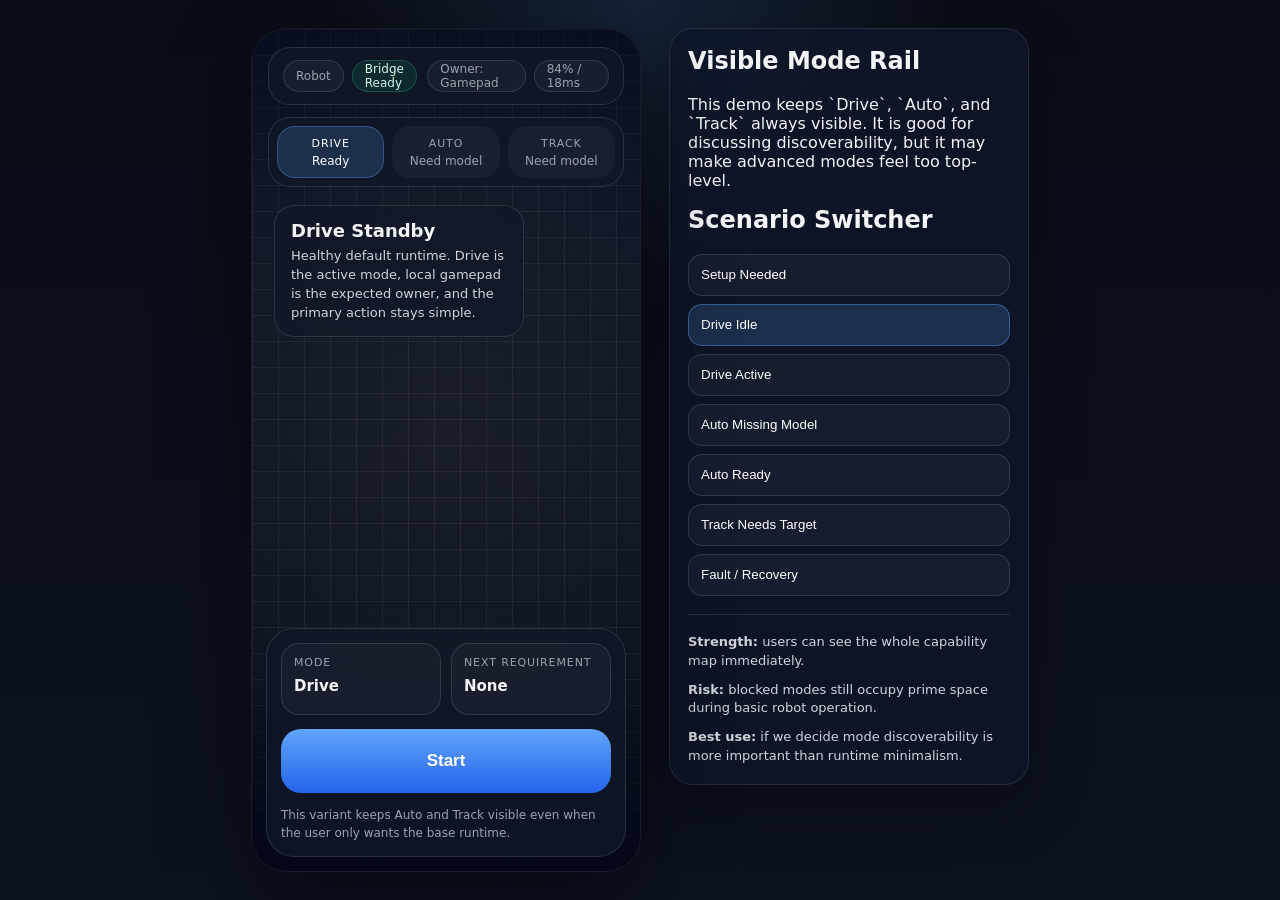
<file: docs/design/robot_app/visible_mode_rail/index.html>
<!DOCTYPE html>
<html lang="en">
  <head>
    <meta charset="UTF-8" />
    <meta name="viewport" content="width=device-width, initial-scale=1.0, viewport-fit=cover" />
    <title>Robot Runtime Demo - Visible Mode Rail</title>
    <style>
      :root {
        color-scheme: dark;
        --bg: #0a0f1a;
        --panel: #111827;
        --panel-soft: rgba(17, 24, 39, 0.78);
        --line: rgba(255, 255, 255, 0.12);
        --text: #f3f4f6;
        --muted: #9ca3af;
        --good: #34d399;
        --warn: #fbbf24;
        --bad: #fb7185;
        --accent: #60a5fa;
      }

      * {
        box-sizing: border-box;
      }

      body {
        margin: 0;
        min-height: 100vh;
        background:
          radial-gradient(circle at top, rgba(96, 165, 250, 0.14), transparent 28%),
          linear-gradient(180deg, #090d16, #0c1220);
        color: var(--text);
        font-family: Inter, ui-sans-serif, system-ui, -apple-system, BlinkMacSystemFont, "Segoe UI", sans-serif;
      }

      .layout {
        display: flex;
        gap: 28px;
        align-items: flex-start;
        justify-content: center;
        padding: 28px;
        flex-wrap: wrap;
      }

      .phone {
        position: relative;
        width: 390px;
        height: 844px;
        border-radius: 36px;
        overflow: hidden;
        background: #050913;
        border: 1px solid rgba(255, 255, 255, 0.08);
        box-shadow: 0 32px 90px rgba(0, 0, 0, 0.45);
      }

      .feed {
        position: absolute;
        inset: 0;
        background:
          linear-gradient(rgba(255, 255, 255, 0.06) 1px, transparent 1px),
          linear-gradient(90deg, rgba(255, 255, 255, 0.06) 1px, transparent 1px),
          linear-gradient(180deg, rgba(6, 10, 18, 0.06), rgba(6, 10, 18, 0.48)),
          radial-gradient(circle at center, rgba(148, 163, 184, 0.18), rgba(15, 23, 42, 0.92));
        background-size: 26px 26px, 26px 26px, auto, auto;
      }

      .feed::after {
        content: "";
        position: absolute;
        inset: 0;
        background:
          linear-gradient(180deg, rgba(2, 6, 23, 0.24), transparent 18%, transparent 78%, rgba(2, 6, 23, 0.78)),
          radial-gradient(circle at center, transparent 0%, transparent 52%, rgba(2, 6, 23, 0.36) 100%);
      }

      .overlay-box {
        position: absolute;
        left: 50%;
        top: 45%;
        width: 136px;
        height: 136px;
        margin-left: -68px;
        margin-top: -68px;
        border: 2px solid rgba(255, 255, 255, 0.82);
        border-radius: 26px;
        opacity: 0;
        transform: scale(0.92);
        transition: opacity 180ms ease, transform 180ms ease;
      }

      .overlay-box.active {
        opacity: 1;
        transform: scale(1);
      }

      .glass {
        background: var(--panel-soft);
        border: 1px solid var(--line);
        backdrop-filter: blur(18px);
      }

      .top {
        position: absolute;
        inset: 0 0 auto 0;
        padding: 18px 16px 0;
        display: flex;
        flex-direction: column;
        gap: 12px;
      }

      .health {
        display: flex;
        align-items: center;
        justify-content: space-between;
        gap: 10px;
        padding: 12px 14px;
        border-radius: 22px;
      }

      .health-left,
      .health-right {
        display: flex;
        align-items: center;
        gap: 8px;
      }

      .pill {
        display: inline-flex;
        align-items: center;
        gap: 6px;
        min-height: 32px;
        padding: 0 12px;
        border-radius: 999px;
        border: 1px solid var(--line);
        background: rgba(255, 255, 255, 0.04);
        font-size: 12px;
        color: var(--muted);
      }

      .pill.good { color: #d1fae5; border-color: rgba(52, 211, 153, 0.24); background: rgba(16, 185, 129, 0.12); }
      .pill.warn { color: #fef3c7; border-color: rgba(251, 191, 36, 0.24); background: rgba(245, 158, 11, 0.12); }
      .pill.bad { color: #ffe4e6; border-color: rgba(251, 113, 133, 0.24); background: rgba(244, 63, 94, 0.12); }

      .mode-rail {
        display: grid;
        grid-template-columns: repeat(3, 1fr);
        gap: 8px;
        padding: 8px;
        border-radius: 22px;
      }

      .mode-chip {
        min-height: 52px;
        border-radius: 18px;
        border: 1px solid transparent;
        background: rgba(255, 255, 255, 0.04);
        color: var(--muted);
        display: flex;
        flex-direction: column;
        justify-content: center;
        align-items: center;
        gap: 4px;
        font-size: 12px;
      }

      .mode-chip.active {
        color: white;
        border-color: rgba(96, 165, 250, 0.32);
        background: rgba(96, 165, 250, 0.18);
      }

      .mode-chip.blocked {
        border-style: dashed;
      }

      .mode-label {
        font-size: 11px;
        letter-spacing: 0.08em;
        text-transform: uppercase;
      }

      .center-copy {
        position: absolute;
        left: 22px;
        right: 22px;
        top: 176px;
        display: flex;
        flex-direction: column;
        gap: 12px;
      }

      .status-card {
        max-width: 250px;
        padding: 14px 16px;
        border-radius: 20px;
      }

      .status-card h2 {
        margin: 0 0 6px;
        font-size: 18px;
      }

      .status-card p {
        margin: 0;
        line-height: 1.45;
        color: #d1d5db;
        font-size: 13px;
      }

      .bottom {
        position: absolute;
        left: 14px;
        right: 14px;
        bottom: 14px;
        padding: 14px;
        border-radius: 28px;
        display: flex;
        flex-direction: column;
        gap: 14px;
      }

      .meta-row {
        display: flex;
        gap: 10px;
      }

      .meta {
        flex: 1;
        min-height: 72px;
        padding: 12px;
        border-radius: 18px;
        border: 1px solid var(--line);
        background: rgba(255, 255, 255, 0.03);
      }

      .meta .k {
        font-size: 11px;
        letter-spacing: 0.08em;
        text-transform: uppercase;
        color: var(--muted);
      }

      .meta .v {
        margin-top: 8px;
        font-size: 15px;
        font-weight: 700;
      }

      .cta {
        min-height: 64px;
        border: none;
        border-radius: 20px;
        font-size: 17px;
        font-weight: 800;
        color: white;
        background: linear-gradient(180deg, #60a5fa, #2563eb);
      }

      .cta.stop { background: linear-gradient(180deg, #fb7185, #e11d48); }
      .cta.warn { background: linear-gradient(180deg, #fbbf24, #d97706); }
      .cta.disabled { background: #334155; color: #cbd5e1; }

      .note {
        font-size: 12px;
        color: var(--muted);
        line-height: 1.45;
      }

      .panel {
        width: 360px;
        padding: 18px;
        border-radius: 24px;
        background: rgba(15, 23, 42, 0.78);
        border: 1px solid rgba(255, 255, 255, 0.1);
        box-shadow: 0 24px 60px rgba(0, 0, 0, 0.28);
      }

      .panel h1,
      .panel h2,
      .panel p {
        margin-top: 0;
      }

      .scenario-grid {
        display: grid;
        gap: 8px;
      }

      .scenario-grid button {
        min-height: 42px;
        text-align: left;
        padding: 0 12px;
        border-radius: 14px;
        color: white;
        border: 1px solid var(--line);
        background: rgba(255, 255, 255, 0.04);
      }

      .scenario-grid button.active {
        border-color: rgba(96, 165, 250, 0.42);
        background: rgba(96, 165, 250, 0.18);
      }

      .legend {
        margin-top: 18px;
        padding-top: 18px;
        border-top: 1px solid var(--line);
        display: grid;
        gap: 10px;
      }

      .legend-item {
        font-size: 13px;
        color: #d1d5db;
        line-height: 1.45;
      }
    </style>
  </head>
  <body>
    <div class="layout">
      <section class="phone">
        <div class="feed"></div>
        <div id="targetBox" class="overlay-box"></div>

        <div class="top">
          <div class="health glass">
            <div class="health-left">
              <span class="pill">Robot</span>
              <span id="bridgePill" class="pill good">Bridge Ready</span>
            </div>
            <div class="health-right">
              <span id="ownerPill" class="pill">Owner: None</span>
              <span id="powerPill" class="pill">84% / 34ms</span>
            </div>
          </div>

          <div class="mode-rail glass">
            <div id="modeDrive" class="mode-chip">
              <div class="mode-label">Drive</div>
              <div>Ready</div>
            </div>
            <div id="modeAuto" class="mode-chip blocked">
              <div class="mode-label">Auto</div>
              <div id="autoChipText">Blocked</div>
            </div>
            <div id="modeTrack" class="mode-chip blocked">
              <div class="mode-label">Track</div>
              <div id="trackChipText">Blocked</div>
            </div>
          </div>
        </div>

        <div class="center-copy">
          <div class="status-card glass">
            <h2 id="headline">Drive Standby</h2>
            <p id="bodyCopy">All three modes remain visible in the shell. The active one is highlighted and blocked modes explain why they are not runnable yet.</p>
          </div>
        </div>

        <div class="bottom glass">
          <div class="meta-row">
            <div class="meta">
              <div class="k">Mode</div>
              <div id="modeValue" class="v">Drive</div>
            </div>
            <div class="meta">
              <div class="k">Next Requirement</div>
              <div id="requirementValue" class="v">None</div>
            </div>
          </div>

          <button id="ctaButton" class="cta" type="button">Start</button>
          <div id="footerNote" class="note">Visible mode rail keeps all capability discoverable, but it risks making Auto and Track feel more available than they really are.</div>
        </div>
      </section>

      <aside class="panel">
        <h1>Visible Mode Rail</h1>
        <p>This demo keeps `Drive`, `Auto`, and `Track` always visible. It is good for discussing discoverability, but it may make advanced modes feel too top-level.</p>

        <h2>Scenario Switcher</h2>
        <div class="scenario-grid">
          <button data-scenario="setup">Setup Needed</button>
          <button data-scenario="drive_idle">Drive Idle</button>
          <button data-scenario="drive_active">Drive Active</button>
          <button data-scenario="auto_missing">Auto Missing Model</button>
          <button data-scenario="auto_ready">Auto Ready</button>
          <button data-scenario="track_target">Track Needs Target</button>
          <button data-scenario="fault">Fault / Recovery</button>
        </div>

        <div class="legend">
          <div class="legend-item"><strong>Strength:</strong> users can see the whole capability map immediately.</div>
          <div class="legend-item"><strong>Risk:</strong> blocked modes still occupy prime space during basic robot operation.</div>
          <div class="legend-item"><strong>Best use:</strong> if we decide mode discoverability is more important than runtime minimalism.</div>
        </div>
      </aside>
    </div>

    <script>
      const scenarios = {
        setup: {
          headline: "Setup Needed",
          body: "Robot bridge is missing. The visible rail still shows the full mode map, but the primary action narrows the next step to setup.",
          bridge: ["Bridge Missing", "bad"],
          owner: "Owner: None",
          power: "84% / --",
          mode: "Drive",
          requirement: "Connect Robot",
          cta: ["Connect Robot", "warn"],
          note: "The full rail stays visible even during setup. That helps orientation, but it may also create extra cognitive load.",
          activeMode: "drive",
          autoText: "Need model",
          trackText: "Need model",
          target: false
        },
        drive_idle: {
          headline: "Drive Standby",
          body: "Healthy default runtime. Drive is the active mode, local gamepad is the expected owner, and the primary action stays simple.",
          bridge: ["Bridge Ready", "good"],
          owner: "Owner: Gamepad",
          power: "84% / 18ms",
          mode: "Drive",
          requirement: "None",
          cta: ["Start", ""],
          note: "This variant keeps Auto and Track visible even when the user only wants the base runtime.",
          activeMode: "drive",
          autoText: "Need model",
          trackText: "Need model",
          target: false
        },
        drive_active: {
          headline: "Drive Active",
          body: "Once motion starts, the rail remains present but visually secondary. The strongest visible action is now Stop.",
          bridge: ["Bridge Ready", "good"],
          owner: "Owner: Gamepad",
          power: "84% / 14ms",
          mode: "Drive",
          requirement: "Safe stop",
          cta: ["Stop", "stop"],
          note: "Good test case for whether visible mode controls still feel too inviting during active robot motion.",
          activeMode: "drive",
          autoText: "Need model",
          trackText: "Need model",
          target: false
        },
        auto_missing: {
          headline: "Auto Blocked",
          body: "The user can already see Auto in the rail, but the mode communicates that it is blocked until a compatible model exists.",
          bridge: ["Bridge Ready", "good"],
          owner: "Owner: None",
          power: "84% / 24ms",
          mode: "Auto",
          requirement: "Valid model",
          cta: ["Load Model", "warn"],
          note: "This is the core tradeoff of the visible rail: discoverability is high, but advanced capability feels permanently present.",
          activeMode: "auto",
          autoText: "Need model",
          trackText: "Need model",
          target: false
        },
        auto_ready: {
          headline: "Auto Ready",
          body: "A valid model is loaded, so the rail now makes Auto feel one tap away from execution.",
          bridge: ["Bridge Ready", "good"],
          owner: "Owner: None",
          power: "84% / 27ms",
          mode: "Auto",
          requirement: "Model ready",
          cta: ["Start Auto", ""],
          note: "This scenario helps compare whether explicit mode verbs are enough to control complexity without hiding modes.",
          activeMode: "auto",
          autoText: "Ready",
          trackText: "Need target",
          target: false
        },
        track_target: {
          headline: "Track Needs Target",
          body: "Track is visible and selected, but the camera surface explains that one more prerequisite is required before tracking can start.",
          bridge: ["Bridge Ready", "good"],
          owner: "Owner: Remote Phone",
          power: "84% / 42ms",
          mode: "Track",
          requirement: "Target selection",
          cta: ["Select Target", "warn"],
          note: "This is useful for seeing whether the rail plus camera overlay is enough, or whether Track needs a more guided staging pattern.",
          activeMode: "track",
          autoText: "Ready",
          trackText: "Need target",
          target: true
        },
        fault: {
          headline: "Recovery Required",
          body: "Fault state overrides the current mode. The rail still provides orientation, but the primary action collapses to recovery.",
          bridge: ["Bridge Lost", "bad"],
          owner: "Owner: None",
          power: "84% / --",
          mode: "Drive",
          requirement: "Reconnect bridge",
          cta: ["Recover", "warn"],
          note: "Useful for checking whether persistent top-level mode visibility helps or distracts during recovery.",
          activeMode: "drive",
          autoText: "Need model",
          trackText: "Need model",
          target: false
        }
      };

      const buttons = Array.from(document.querySelectorAll("[data-scenario]"));
      const headline = document.getElementById("headline");
      const bodyCopy = document.getElementById("bodyCopy");
      const bridgePill = document.getElementById("bridgePill");
      const ownerPill = document.getElementById("ownerPill");
      const powerPill = document.getElementById("powerPill");
      const modeValue = document.getElementById("modeValue");
      const requirementValue = document.getElementById("requirementValue");
      const ctaButton = document.getElementById("ctaButton");
      const footerNote = document.getElementById("footerNote");
      const modeDrive = document.getElementById("modeDrive");
      const modeAuto = document.getElementById("modeAuto");
      const modeTrack = document.getElementById("modeTrack");
      const autoChipText = document.getElementById("autoChipText");
      const trackChipText = document.getElementById("trackChipText");
      const targetBox = document.getElementById("targetBox");

      function applyScenario(name) {
        const scenario = scenarios[name];
        buttons.forEach((button) => {
          button.classList.toggle("active", button.dataset.scenario === name);
        });

        headline.textContent = scenario.headline;
        bodyCopy.textContent = scenario.body;
        bridgePill.textContent = scenario.bridge[0];
        bridgePill.className = "pill " + scenario.bridge[1];
        ownerPill.textContent = scenario.owner;
        powerPill.textContent = scenario.power;
        modeValue.textContent = scenario.mode;
        requirementValue.textContent = scenario.requirement;
        ctaButton.textContent = scenario.cta[0];
        ctaButton.className = "cta " + scenario.cta[1];
        footerNote.textContent = scenario.note;
        autoChipText.textContent = scenario.autoText;
        trackChipText.textContent = scenario.trackText;
        targetBox.classList.toggle("active", scenario.target);

        modeDrive.className = "mode-chip" + (scenario.activeMode === "drive" ? " active" : "");
        modeAuto.className = "mode-chip blocked" + (scenario.activeMode === "auto" ? " active" : "");
        modeTrack.className = "mode-chip blocked" + (scenario.activeMode === "track" ? " active" : "");
      }

      buttons.forEach((button) => {
        button.addEventListener("click", () => applyScenario(button.dataset.scenario));
      });

      applyScenario("drive_idle");
    </script>
  </body>
</html>
</file>
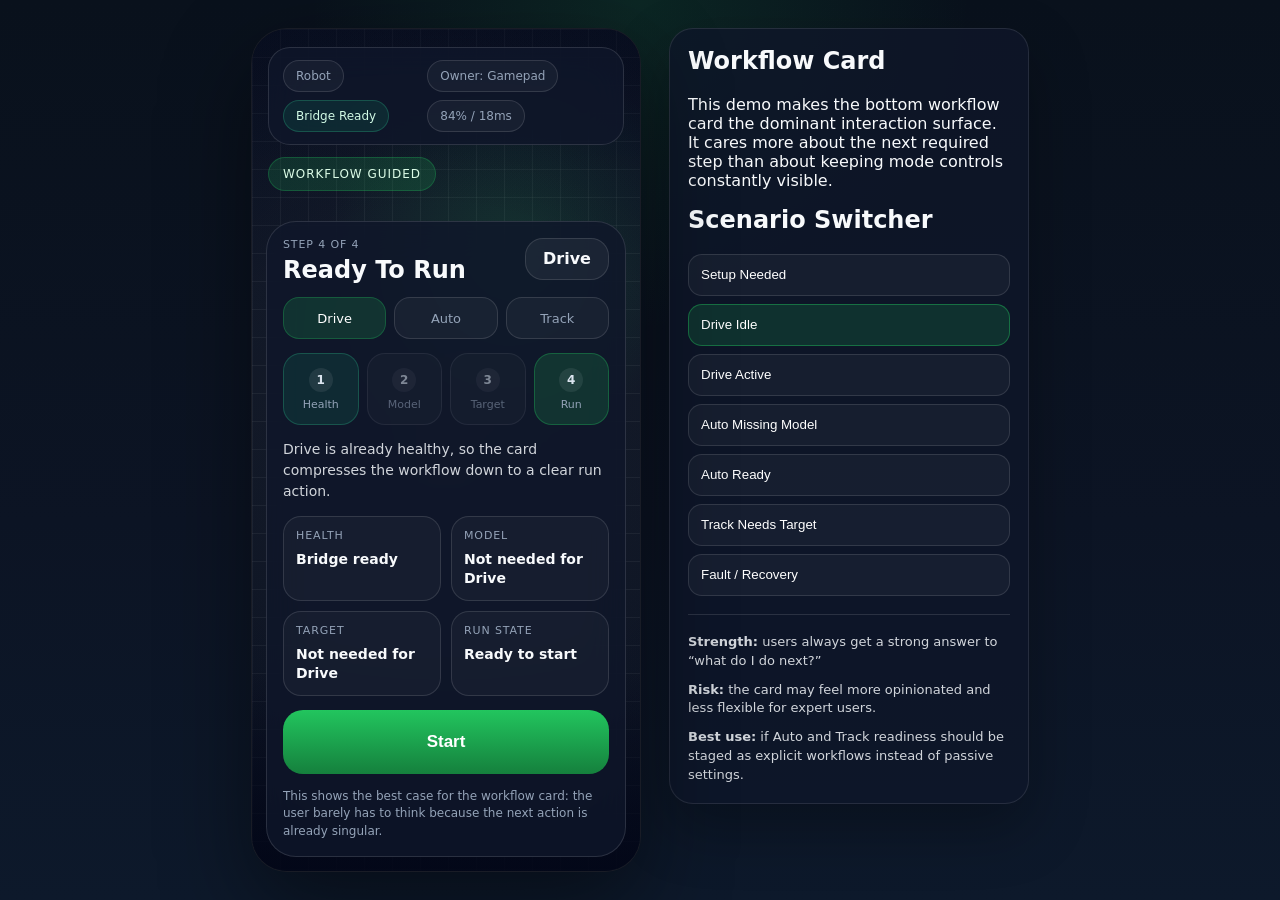
<file: docs/design/robot_app/workflow_card/index.html>
<!DOCTYPE html>
<html lang="en">
  <head>
    <meta charset="UTF-8" />
    <meta name="viewport" content="width=device-width, initial-scale=1.0, viewport-fit=cover" />
    <title>Robot Runtime Demo - Workflow Card</title>
    <style>
      :root {
        color-scheme: dark;
        --bg: #0b1320;
        --panel: #0f172a;
        --panel-soft: rgba(15, 23, 42, 0.82);
        --line: rgba(255, 255, 255, 0.12);
        --text: #f8fafc;
        --muted: #94a3b8;
        --good: #34d399;
        --warn: #fbbf24;
        --bad: #fb7185;
        --accent: #22c55e;
      }

      * {
        box-sizing: border-box;
      }

      body {
        margin: 0;
        min-height: 100vh;
        background:
          radial-gradient(circle at top, rgba(34, 197, 94, 0.12), transparent 30%),
          linear-gradient(180deg, #09111c, #0c1424 58%, #0d192b);
        color: var(--text);
        font-family: "SF Pro Display", "Segoe UI", ui-sans-serif, system-ui, sans-serif;
      }

      .layout {
        display: flex;
        gap: 28px;
        align-items: flex-start;
        justify-content: center;
        padding: 28px;
        flex-wrap: wrap;
      }

      .phone {
        position: relative;
        width: 390px;
        height: 844px;
        overflow: hidden;
        border-radius: 36px;
        background: #050913;
        border: 1px solid rgba(255, 255, 255, 0.08);
        box-shadow: 0 32px 90px rgba(0, 0, 0, 0.45);
      }

      .feed {
        position: absolute;
        inset: 0;
        background:
          radial-gradient(circle at 68% 26%, rgba(34, 197, 94, 0.14), transparent 28%),
          linear-gradient(rgba(255, 255, 255, 0.05) 1px, transparent 1px),
          linear-gradient(90deg, rgba(255, 255, 255, 0.05) 1px, transparent 1px),
          linear-gradient(180deg, rgba(8, 15, 30, 0.16), rgba(8, 15, 30, 0.48)),
          radial-gradient(circle at center, rgba(148, 163, 184, 0.16), rgba(15, 23, 42, 0.92));
        background-size: auto, 28px 28px, 28px 28px, auto, auto;
      }

      .feed::after {
        content: "";
        position: absolute;
        inset: 0;
        background:
          linear-gradient(180deg, rgba(2, 6, 23, 0.24), transparent 18%, transparent 76%, rgba(2, 6, 23, 0.86)),
          radial-gradient(circle at center, transparent 0%, transparent 52%, rgba(2, 6, 23, 0.36) 100%);
      }

      .target-box {
        position: absolute;
        left: 50%;
        top: 42%;
        width: 142px;
        height: 142px;
        margin-left: -71px;
        margin-top: -71px;
        border-radius: 24px;
        border: 2px solid rgba(255, 255, 255, 0.8);
        box-shadow: 0 0 0 12px rgba(15, 23, 42, 0.18);
        opacity: 0;
        transform: scale(0.9);
        transition: opacity 180ms ease, transform 180ms ease;
      }

      .target-box.active {
        opacity: 1;
        transform: scale(1);
      }

      .glass {
        background: var(--panel-soft);
        border: 1px solid var(--line);
        backdrop-filter: blur(18px);
      }

      .top {
        position: absolute;
        inset: 0 0 auto 0;
        padding: 18px 16px 0;
        display: flex;
        flex-direction: column;
        gap: 12px;
      }

      .health {
        display: flex;
        align-items: center;
        justify-content: space-between;
        gap: 10px;
        padding: 12px 14px;
        border-radius: 22px;
      }

      .health-left,
      .health-right {
        display: flex;
        align-items: center;
        gap: 8px;
        flex-wrap: wrap;
      }

      .pill {
        display: inline-flex;
        align-items: center;
        gap: 6px;
        min-height: 32px;
        padding: 0 12px;
        border-radius: 999px;
        border: 1px solid var(--line);
        background: rgba(255, 255, 255, 0.04);
        font-size: 12px;
        color: var(--muted);
      }

      .pill.good {
        color: #d1fae5;
        border-color: rgba(52, 211, 153, 0.24);
        background: rgba(16, 185, 129, 0.12);
      }

      .pill.warn {
        color: #fef3c7;
        border-color: rgba(251, 191, 36, 0.24);
        background: rgba(245, 158, 11, 0.12);
      }

      .pill.bad {
        color: #ffe4e6;
        border-color: rgba(251, 113, 133, 0.24);
        background: rgba(244, 63, 94, 0.12);
      }

      .mode-marker {
        align-self: flex-start;
        min-height: 34px;
        padding: 0 14px;
        border-radius: 999px;
        display: inline-flex;
        align-items: center;
        border: 1px solid rgba(34, 197, 94, 0.26);
        background: rgba(34, 197, 94, 0.16);
        color: #dcfce7;
        font-size: 12px;
        letter-spacing: 0.08em;
        text-transform: uppercase;
      }

      .workflow-card {
        position: absolute;
        left: 14px;
        right: 14px;
        bottom: 14px;
        padding: 16px;
        border-radius: 30px;
        display: flex;
        flex-direction: column;
        gap: 14px;
      }

      .workflow-card.fault {
        border-color: rgba(251, 113, 133, 0.28);
        background: rgba(41, 12, 21, 0.84);
      }

      .card-top {
        display: flex;
        align-items: flex-start;
        justify-content: space-between;
        gap: 12px;
      }

      .eyebrow {
        font-size: 11px;
        letter-spacing: 0.08em;
        text-transform: uppercase;
        color: var(--muted);
      }

      .card-top h2 {
        margin: 6px 0 0;
        font-size: 24px;
        line-height: 1.1;
      }

      .mode-badge {
        min-height: 42px;
        min-width: 84px;
        padding: 0 14px;
        border-radius: 18px;
        border: 1px solid var(--line);
        background: rgba(255, 255, 255, 0.05);
        display: inline-flex;
        align-items: center;
        justify-content: center;
        font-weight: 700;
      }

      .mode-row {
        display: grid;
        grid-template-columns: repeat(3, 1fr);
        gap: 8px;
      }

      .mode-chip {
        min-height: 42px;
        border-radius: 16px;
        border: 1px solid var(--line);
        background: rgba(255, 255, 255, 0.04);
        color: var(--muted);
        display: flex;
        align-items: center;
        justify-content: center;
        font-size: 13px;
      }

      .mode-chip.active {
        color: white;
        border-color: rgba(34, 197, 94, 0.28);
        background: rgba(34, 197, 94, 0.16);
      }

      .step-row {
        display: grid;
        grid-template-columns: repeat(4, 1fr);
        gap: 8px;
      }

      .step {
        min-height: 72px;
        padding: 10px 8px;
        border-radius: 18px;
        border: 1px solid var(--line);
        background: rgba(255, 255, 255, 0.04);
        display: flex;
        flex-direction: column;
        gap: 6px;
        justify-content: center;
        align-items: center;
        text-align: center;
        color: #dbe4ef;
      }

      .step strong {
        width: 24px;
        height: 24px;
        border-radius: 999px;
        display: inline-flex;
        align-items: center;
        justify-content: center;
        background: rgba(255, 255, 255, 0.08);
        font-size: 12px;
      }

      .step small {
        color: var(--muted);
        font-size: 11px;
      }

      .step.done {
        border-color: rgba(52, 211, 153, 0.24);
        background: rgba(16, 185, 129, 0.12);
      }

      .step.active {
        border-color: rgba(34, 197, 94, 0.32);
        background: rgba(34, 197, 94, 0.16);
      }

      .step.blocked {
        border-style: dashed;
      }

      .step.na {
        opacity: 0.55;
      }

      .body-copy {
        margin: 0;
        color: #d1d5db;
        font-size: 14px;
        line-height: 1.5;
      }

      .status-grid {
        display: grid;
        grid-template-columns: repeat(2, 1fr);
        gap: 10px;
      }

      .status-box {
        min-height: 76px;
        padding: 12px;
        border-radius: 18px;
        border: 1px solid var(--line);
        background: rgba(255, 255, 255, 0.03);
      }

      .status-box .k {
        font-size: 11px;
        letter-spacing: 0.08em;
        text-transform: uppercase;
        color: var(--muted);
      }

      .status-box .v {
        margin-top: 8px;
        font-size: 14px;
        font-weight: 700;
        line-height: 1.35;
      }

      .cta {
        min-height: 64px;
        border: none;
        border-radius: 20px;
        font-size: 17px;
        font-weight: 800;
        color: white;
        background: linear-gradient(180deg, #22c55e, #15803d);
      }

      .cta.stop {
        background: linear-gradient(180deg, #fb7185, #e11d48);
      }

      .cta.warn {
        background: linear-gradient(180deg, #fbbf24, #d97706);
      }

      .note {
        font-size: 12px;
        color: var(--muted);
        line-height: 1.45;
      }

      .panel {
        width: 360px;
        padding: 18px;
        border-radius: 24px;
        background: rgba(15, 23, 42, 0.78);
        border: 1px solid rgba(255, 255, 255, 0.1);
        box-shadow: 0 24px 60px rgba(0, 0, 0, 0.28);
      }

      .panel h1,
      .panel h2,
      .panel p {
        margin-top: 0;
      }

      .scenario-grid {
        display: grid;
        gap: 8px;
      }

      .scenario-grid button {
        min-height: 42px;
        text-align: left;
        padding: 0 12px;
        border-radius: 14px;
        color: white;
        border: 1px solid var(--line);
        background: rgba(255, 255, 255, 0.04);
      }

      .scenario-grid button.active {
        border-color: rgba(34, 197, 94, 0.42);
        background: rgba(34, 197, 94, 0.16);
      }

      .legend {
        margin-top: 18px;
        padding-top: 18px;
        border-top: 1px solid var(--line);
        display: grid;
        gap: 10px;
      }

      .legend-item {
        font-size: 13px;
        color: #d1d5db;
        line-height: 1.45;
      }
    </style>
  </head>
  <body>
    <div class="layout">
      <section class="phone">
        <div class="feed"></div>
        <div id="targetBox" class="target-box"></div>

        <div class="top">
          <div class="health glass">
            <div class="health-left">
              <span class="pill">Robot</span>
              <span id="bridgePill" class="pill good">Bridge Ready</span>
            </div>
            <div class="health-right">
              <span id="ownerPill" class="pill">Owner: Gamepad</span>
              <span id="powerPill" class="pill">84% / 18ms</span>
            </div>
          </div>

          <div id="modeMarker" class="mode-marker">Workflow Guided</div>
        </div>

        <div id="workflowCard" class="workflow-card glass">
          <div class="card-top">
            <div>
              <div id="cardEyebrow" class="eyebrow">Step 4 of 4</div>
              <h2 id="headline">Ready To Run</h2>
            </div>
            <div id="modeBadge" class="mode-badge">Drive</div>
          </div>

          <div class="mode-row">
            <div id="modeDrive" class="mode-chip active">Drive</div>
            <div id="modeAuto" class="mode-chip">Auto</div>
            <div id="modeTrack" class="mode-chip">Track</div>
          </div>

          <div class="step-row">
            <div id="stepHealth" class="step">
              <strong>1</strong>
              <small>Health</small>
            </div>
            <div id="stepModel" class="step">
              <strong>2</strong>
              <small>Model</small>
            </div>
            <div id="stepTarget" class="step">
              <strong>3</strong>
              <small>Target</small>
            </div>
            <div id="stepRun" class="step active">
              <strong>4</strong>
              <small>Run</small>
            </div>
          </div>

          <p id="bodyCopy" class="body-copy">The workflow card makes the next required step more important than raw mode navigation.</p>

          <div class="status-grid">
            <div class="status-box">
              <div class="k">Health</div>
              <div id="healthValue" class="v">Bridge ready</div>
            </div>
            <div class="status-box">
              <div class="k">Model</div>
              <div id="modelValue" class="v">Not needed for Drive</div>
            </div>
            <div class="status-box">
              <div class="k">Target</div>
              <div id="targetValue" class="v">Not needed for Drive</div>
            </div>
            <div class="status-box">
              <div class="k">Run State</div>
              <div id="runValue" class="v">Ready to start</div>
            </div>
          </div>

          <button id="ctaButton" class="cta" type="button">Start</button>
          <div id="footerNote" class="note">This structure tries to remove ambiguity by turning every blocked state into an explicit next step.</div>
        </div>
      </section>

      <aside class="panel">
        <h1>Workflow Card</h1>
        <p>This demo makes the bottom workflow card the dominant interaction surface. It cares more about the next required step than about keeping mode controls constantly visible.</p>

        <h2>Scenario Switcher</h2>
        <div class="scenario-grid">
          <button data-scenario="setup">Setup Needed</button>
          <button data-scenario="drive_idle">Drive Idle</button>
          <button data-scenario="drive_active">Drive Active</button>
          <button data-scenario="auto_missing">Auto Missing Model</button>
          <button data-scenario="auto_ready">Auto Ready</button>
          <button data-scenario="track_target">Track Needs Target</button>
          <button data-scenario="fault">Fault / Recovery</button>
        </div>

        <div class="legend">
          <div class="legend-item"><strong>Strength:</strong> users always get a strong answer to “what do I do next?”</div>
          <div class="legend-item"><strong>Risk:</strong> the card may feel more opinionated and less flexible for expert users.</div>
          <div class="legend-item"><strong>Best use:</strong> if Auto and Track readiness should be staged as explicit workflows instead of passive settings.</div>
        </div>
      </aside>
    </div>

    <script>
      const scenarios = {
        setup: {
          eyebrow: "Step 1 of 4",
          headline: "Finish Setup First",
          body: "The workflow begins by resolving robot health. Until that gate is cleared, the rest of the runtime stays visually subordinate.",
          bridge: ["Bridge Missing", "bad"],
          owner: "Owner: None",
          power: "84% / --",
          modeLabel: "Workflow Guided",
          mode: "Drive",
          steps: ["active", "blocked", "blocked", "blocked"],
          health: "Bridge missing",
          model: "Waiting for setup",
          target: "Waiting for setup",
          run: "Blocked",
          cta: ["Connect Robot", "warn"],
          note: "This tests whether a task-guided surface makes setup feel simpler than showing a partially usable runtime shell.",
          targetOverlay: false,
          faultTone: false
        },
        drive_idle: {
          eyebrow: "Step 4 of 4",
          headline: "Ready To Run",
          body: "Drive is already healthy, so the card compresses the workflow down to a clear run action.",
          bridge: ["Bridge Ready", "good"],
          owner: "Owner: Gamepad",
          power: "84% / 18ms",
          modeLabel: "Workflow Guided",
          mode: "Drive",
          steps: ["done", "na", "na", "active"],
          health: "Bridge ready",
          model: "Not needed for Drive",
          target: "Not needed for Drive",
          run: "Ready to start",
          cta: ["Start", ""],
          note: "This shows the best case for the workflow card: the user barely has to think because the next action is already singular.",
          targetOverlay: false,
          faultTone: false
        },
        drive_active: {
          eyebrow: "Step 4 of 4",
          headline: "Drive Running",
          body: "While active, the card becomes a safety surface. The workflow is complete, so the only dominant action is stopping.",
          bridge: ["Bridge Ready", "good"],
          owner: "Owner: Gamepad",
          power: "84% / 13ms",
          modeLabel: "Workflow Guided",
          mode: "Drive",
          steps: ["done", "na", "na", "active"],
          health: "Bridge ready",
          model: "Not needed for Drive",
          target: "Not needed for Drive",
          run: "Active",
          cta: ["Stop", "stop"],
          note: "A good comparison case for whether the workflow card makes active robot states feel calmer and safer.",
          targetOverlay: false,
          faultTone: false
        },
        auto_missing: {
          eyebrow: "Step 2 of 4",
          headline: "Load A Compatible Model",
          body: "Auto is selected, but the workflow card stages the missing prerequisite explicitly instead of leaving it buried inside settings.",
          bridge: ["Bridge Ready", "good"],
          owner: "Owner: None",
          power: "84% / 24ms",
          modeLabel: "Workflow Guided",
          mode: "Auto",
          steps: ["done", "active", "na", "blocked"],
          health: "Bridge ready",
          model: "Missing",
          target: "Not needed for Auto",
          run: "Blocked by model",
          cta: ["Load Model", "warn"],
          note: "This scenario checks whether model import feels clearer when the UI treats it as the explicit second step of the task.",
          targetOverlay: false,
          faultTone: false
        },
        auto_ready: {
          eyebrow: "Step 4 of 4",
          headline: "Auto Can Start",
          body: "A valid model is present, so the workflow collapses back to a simple execution step with no extra mode clutter.",
          bridge: ["Bridge Ready", "good"],
          owner: "Owner: None",
          power: "84% / 27ms",
          modeLabel: "Workflow Guided",
          mode: "Auto",
          steps: ["done", "done", "na", "active"],
          health: "Bridge ready",
          model: "Compatible model ready",
          target: "Not needed for Auto",
          run: "Ready to start",
          cta: ["Start Auto", ""],
          note: "Useful for judging whether staged guidance still feels efficient after prerequisites have already been satisfied.",
          targetOverlay: false,
          faultTone: false
        },
        track_target: {
          eyebrow: "Step 3 of 4",
          headline: "Select Tracking Target",
          body: "Track is almost ready. The workflow card turns target selection into the only remaining task and lets the camera surface support it directly.",
          bridge: ["Bridge Ready", "good"],
          owner: "Owner: Remote Phone",
          power: "84% / 42ms",
          modeLabel: "Workflow Guided",
          mode: "Track",
          steps: ["done", "done", "active", "blocked"],
          health: "Bridge ready",
          model: "Track model ready",
          target: "Waiting for target",
          run: "Blocked by target",
          cta: ["Select Target", "warn"],
          note: "This is the strongest case for the workflow-card approach because Track naturally behaves like a staged task.",
          targetOverlay: true,
          faultTone: false
        },
        fault: {
          eyebrow: "Recovery State",
          headline: "Recover Before Continuing",
          body: "A fault interrupts the workflow entirely. The card stops pretending the user is still in a normal mode flow and focuses on recovery.",
          bridge: ["Bridge Lost", "bad"],
          owner: "Owner: None",
          power: "84% / --",
          modeLabel: "Recovery Guided",
          mode: "Drive",
          steps: ["blocked", "blocked", "blocked", "blocked"],
          health: "Bridge offline",
          model: "Unavailable",
          target: "Unavailable",
          run: "Stopped for safety",
          cta: ["Recover", "warn"],
          note: "Useful for checking whether the workflow card becomes too heavy in fault states or actually improves recovery clarity.",
          targetOverlay: false,
          faultTone: true
        }
      };

      const buttons = Array.from(document.querySelectorAll("[data-scenario]"));
      const bridgePill = document.getElementById("bridgePill");
      const ownerPill = document.getElementById("ownerPill");
      const powerPill = document.getElementById("powerPill");
      const modeMarker = document.getElementById("modeMarker");
      const workflowCard = document.getElementById("workflowCard");
      const cardEyebrow = document.getElementById("cardEyebrow");
      const headline = document.getElementById("headline");
      const modeBadge = document.getElementById("modeBadge");
      const bodyCopy = document.getElementById("bodyCopy");
      const healthValue = document.getElementById("healthValue");
      const modelValue = document.getElementById("modelValue");
      const targetValue = document.getElementById("targetValue");
      const runValue = document.getElementById("runValue");
      const ctaButton = document.getElementById("ctaButton");
      const footerNote = document.getElementById("footerNote");
      const targetBox = document.getElementById("targetBox");
      const modeDrive = document.getElementById("modeDrive");
      const modeAuto = document.getElementById("modeAuto");
      const modeTrack = document.getElementById("modeTrack");
      const stepHealth = document.getElementById("stepHealth");
      const stepModel = document.getElementById("stepModel");
      const stepTarget = document.getElementById("stepTarget");
      const stepRun = document.getElementById("stepRun");

      function setPillTone(element, tone) {
        element.classList.remove("good", "warn", "bad");
        if (tone) {
          element.classList.add(tone);
        }
      }

      function setStepState(element, state) {
        element.className = "step";
        if (state) {
          element.classList.add(state);
        }
      }

      function setModeState(mode) {
        modeDrive.classList.toggle("active", mode === "Drive");
        modeAuto.classList.toggle("active", mode === "Auto");
        modeTrack.classList.toggle("active", mode === "Track");
      }

      function setScenario(name) {
        const scenario = scenarios[name];
        if (!scenario) {
          return;
        }

        buttons.forEach((button) => {
          button.classList.toggle("active", button.dataset.scenario === name);
        });

        bridgePill.textContent = scenario.bridge[0];
        setPillTone(bridgePill, scenario.bridge[1]);
        ownerPill.textContent = scenario.owner;
        powerPill.textContent = scenario.power;
        modeMarker.textContent = scenario.modeLabel;

        workflowCard.classList.toggle("fault", scenario.faultTone);
        cardEyebrow.textContent = scenario.eyebrow;
        headline.textContent = scenario.headline;
        modeBadge.textContent = scenario.mode;
        setModeState(scenario.mode);

        setStepState(stepHealth, scenario.steps[0]);
        setStepState(stepModel, scenario.steps[1]);
        setStepState(stepTarget, scenario.steps[2]);
        setStepState(stepRun, scenario.steps[3]);

        bodyCopy.textContent = scenario.body;
        healthValue.textContent = scenario.health;
        modelValue.textContent = scenario.model;
        targetValue.textContent = scenario.target;
        runValue.textContent = scenario.run;

        ctaButton.textContent = scenario.cta[0];
        ctaButton.className = "cta";
        if (scenario.cta[1]) {
          ctaButton.classList.add(scenario.cta[1]);
        }

        footerNote.textContent = scenario.note;
        targetBox.classList.toggle("active", scenario.targetOverlay);
      }

      buttons.forEach((button) => {
        button.addEventListener("click", () => setScenario(button.dataset.scenario));
      });

      setScenario("drive_idle");
    </script>
  </body>
</html>
</file>
<file: medium_prototype/styles.css>
* {
    margin: 0;
    padding: 0;
    box-sizing: border-box;
    -webkit-tap-highlight-color: transparent;
}

body {
    font-family: -apple-system, BlinkMacSystemFont, 'Segoe UI', 'SF Pro Display', Roboto, Oxygen, Ubuntu, Cantarell, sans-serif;
    background: linear-gradient(180deg, #f5f7fa 0%, #e8ecf1 50%, #f0f2f5 100%);
    color: #2c3e50;
    overflow: hidden;
    height: 100vh;
    user-select: none;
    -webkit-user-select: none;
}

.app-container {
    display: flex;
    flex-direction: column;
    height: 100vh;
    max-width: 100%;
    margin: 0 auto;
    position: relative;
}

/* Top Bar */
.top-bar {
    display: flex;
    justify-content: space-between;
    align-items: center;
    padding: 14px 18px;
    background: rgba(255, 255, 255, 0.85);
    backdrop-filter: blur(20px) saturate(180%);
    border-bottom: 1px solid rgba(0, 0, 0, 0.06);
    z-index: 100;
}

.status-indicator {
    display: flex;
    align-items: center;
    gap: 7px;
    padding: 6px 12px;
    background: rgba(76, 175, 80, 0.08);
    border-radius: 20px;
    border: 1px solid rgba(76, 175, 80, 0.2);
}

.status-dot {
    width: 8px;
    height: 8px;
    border-radius: 50%;
    background: #4caf50;
    box-shadow: 0 0 8px rgba(76, 175, 80, 0.4);
    animation: pulse 2s ease-in-out infinite;
}

@keyframes pulse {
    0%, 100% {
        opacity: 1;
        transform: scale(1);
    }
    50% {
        opacity: 0.6;
        transform: scale(0.95);
    }
}

.status-text {
    font-size: 12px;
    font-weight: 500;
    color: #4caf50;
    letter-spacing: 0.3px;
}

.app-title {
    font-size: 17px;
    font-weight: 600;
    letter-spacing: -0.3px;
    color: #2c3e50;
}

.settings-btn {
    background: rgba(0, 0, 0, 0.04);
    border: 1px solid rgba(0, 0, 0, 0.08);
    border-radius: 10px;
    padding: 8px;
    color: #5a6c7d;
    cursor: pointer;
    transition: all 0.25s cubic-bezier(0.4, 0, 0.2, 1);
    display: flex;
    align-items: center;
    justify-content: center;
}

.settings-btn:hover {
    background: rgba(0, 0, 0, 0.08);
    border-color: rgba(0, 0, 0, 0.12);
    color: #2c3e50;
    transform: scale(1.05);
}

.settings-btn:active {
    transform: scale(0.95);
}

/* Video Container */
.video-container {
    flex: 1;
    background: linear-gradient(180deg, #d5dce3 0%, #c8d0d8 100%);
    display: flex;
    align-items: center;
    justify-content: center;
    border-bottom: 1px solid rgba(0, 0, 0, 0.06);
    position: relative;
    overflow: hidden;
    min-height: 0;
}

.video-container::before {
    content: '';
    position: absolute;
    top: 0;
    left: 0;
    right: 0;
    bottom: 0;
    background:
        repeating-linear-gradient(
            0deg,
            rgba(0, 0, 0, 0.02) 0px,
            transparent 1px,
            transparent 2px,
            rgba(0, 0, 0, 0.02) 3px
        );
    pointer-events: none;
    opacity: 0.5;
}

.video-placeholder {
    text-align: center;
    color: rgba(0, 0, 0, 0.3);
    z-index: 1;
}

.camera-icon {
    margin-bottom: 8px;
    color: rgba(0, 0, 0, 0.2);
}

.video-label {
    font-size: 13px;
    font-weight: 500;
    letter-spacing: 0.2px;
    color: rgba(0, 0, 0, 0.35);
}

/* Mode Switcher */
.mode-switcher-container {
    position: absolute;
    bottom: 20px;
    left: 50%;
    transform: translateX(-50%);
    z-index: 200;
    padding: 0;
}

.mode-switcher {
    display: inline-flex;
    gap: 2px;
    background: rgba(255, 255, 255, 0.75);
    backdrop-filter: blur(16px) saturate(180%);
    border: 1px solid rgba(0, 0, 0, 0.08);
    border-radius: 12px;
    padding: 2px;
    box-shadow:
        0 4px 16px rgba(0, 0, 0, 0.08),
        inset 0 1px 0 rgba(255, 255, 255, 0.8);
}

.mode-btn {
    display: flex;
    flex-direction: column;
    align-items: center;
    gap: 2px;
    padding: 6px 12px;
    border: none;
    border-radius: 10px;
    background: transparent;
    color: rgba(0, 0, 0, 0.4);
    cursor: pointer;
    transition: all 0.3s cubic-bezier(0.4, 0, 0.2, 1);
    position: relative;
    min-width: 60px;
}

.mode-btn::before {
    content: '';
    position: absolute;
    inset: 0;
    border-radius: 10px;
    background: rgba(0, 0, 0, 0.04);
    opacity: 0;
    transition: opacity 0.3s;
}

.mode-btn:hover::before {
    opacity: 1;
}

.mode-btn:hover {
    color: rgba(0, 0, 0, 0.7);
}

.mode-btn.active {
    background: linear-gradient(135deg, #667eea 0%, #764ba2 100%);
    color: #ffffff;
    box-shadow:
        0 2px 8px rgba(102, 126, 234, 0.3),
        inset 0 1px 0 rgba(255, 255, 255, 0.2);
}

.mode-btn.active::before {
    opacity: 0;
}

.mode-icon {
    font-size: 16px;
    line-height: 1;
}

.mode-label {
    font-size: 9px;
    font-weight: 600;
    letter-spacing: 0.3px;
}

/* Control Area */
.control-area {
    flex: 0 0 40%;
    position: relative;
    overflow: hidden;
    background: transparent;
    min-height: 280px;
    max-height: 40vh;
}

.control-layout {
    position: absolute;
    top: 0;
    left: 0;
    right: 0;
    bottom: 0;
    opacity: 0;
    pointer-events: none;
    transition: opacity 0.4s cubic-bezier(0.4, 0, 0.2, 1);
}

.control-layout.active {
    opacity: 1;
    pointer-events: all;
}

/* Dual Layout */
.dual-controls {
    display: flex;
    justify-content: space-between;
    align-items: flex-end;
    padding: 0 30px 80px;
    height: 100%;
    max-width: 100%;
    margin: 0 auto;
}

.control-cluster {
    display: flex;
    flex-direction: column;
    align-items: center;
    gap: 12px;
}

.joystick {
    width: 110px;
    height: 110px;
    background: rgba(255, 255, 255, 0.4);
    backdrop-filter: blur(20px) saturate(180%);
    border: 2px solid rgba(0, 0, 0, 0.08);
    border-radius: 50%;
    position: relative;
    display: flex;
    align-items: center;
    justify-content: center;
    box-shadow:
        0 8px 32px rgba(0, 0, 0, 0.08),
        inset 0 1px 0 rgba(255, 255, 255, 0.8),
        inset 0 -1px 0 rgba(0, 0, 0, 0.05);
}

.joystick-track {
    position: absolute;
    width: 80%;
    height: 80%;
    border: 1px dashed rgba(0, 0, 0, 0.12);
    border-radius: 50%;
    pointer-events: none;
}

.joystick-handle {
    width: 44px;
    height: 44px;
    background: linear-gradient(135deg, #667eea 0%, #764ba2 100%);
    border-radius: 50%;
    position: absolute;
    box-shadow:
        0 4px 16px rgba(102, 126, 234, 0.35),
        0 2px 4px rgba(0, 0, 0, 0.15),
        inset 0 1px 0 rgba(255, 255, 255, 0.3);
    cursor: grab;
    transition: transform 0.1s, box-shadow 0.2s;
    z-index: 10;
}

.joystick-handle:active {
    cursor: grabbing;
    box-shadow:
        0 2px 8px rgba(102, 126, 234, 0.4),
        0 1px 2px rgba(0, 0, 0, 0.2),
        inset 0 1px 0 rgba(255, 255, 255, 0.3);
}

.control-label {
    font-size: 11px;
    font-weight: 600;
    color: rgba(0, 0, 0, 0.45);
    letter-spacing: 0.5px;
    text-transform: uppercase;
}

/* Arrow Layout */
.arrow-controls {
    display: flex;
    justify-content: space-between;
    align-items: flex-end;
    padding: 0 30px 80px;
    height: 100%;
    max-width: 100%;
    margin: 0 auto;
}

.arrow-cluster {
    display: flex;
    flex-direction: column;
    align-items: center;
    gap: 12px;
}

.arrow-pad {
    display: flex;
    gap: 6px;
    padding: 10px;
    background: rgba(255, 255, 255, 0.4);
    backdrop-filter: blur(20px) saturate(180%);
    border: 2px solid rgba(0, 0, 0, 0.08);
    border-radius: 20px;
    box-shadow:
        0 8px 32px rgba(0, 0, 0, 0.08),
        inset 0 1px 0 rgba(255, 255, 255, 0.8);
}

.arrow-btn {
    width: 52px;
    height: 52px;
    background: rgba(255, 255, 255, 0.6);
    border: 1px solid rgba(0, 0, 0, 0.1);
    border-radius: 14px;
    color: rgba(0, 0, 0, 0.5);
    cursor: pointer;
    transition: all 0.2s cubic-bezier(0.4, 0, 0.2, 1);
    display: flex;
    align-items: center;
    justify-content: center;
}

.arrow-btn:hover {
    background: rgba(255, 255, 255, 0.8);
    border-color: rgba(0, 0, 0, 0.15);
    color: rgba(0, 0, 0, 0.7);
    transform: scale(1.05);
}

.arrow-btn:active,
.arrow-btn.pressed {
    background: linear-gradient(135deg, #667eea 0%, #764ba2 100%);
    border-color: rgba(102, 126, 234, 0.3);
    color: #ffffff;
    transform: scale(0.95);
    box-shadow:
        0 4px 12px rgba(102, 126, 234, 0.3),
        inset 0 1px 0 rgba(255, 255, 255, 0.2);
}

.go-stop-pad {
    display: flex;
    flex-direction: column;
    gap: 6px;
    padding: 10px;
    background: rgba(255, 255, 255, 0.4);
    backdrop-filter: blur(20px) saturate(180%);
    border: 2px solid rgba(0, 0, 0, 0.08);
    border-radius: 20px;
    box-shadow:
        0 8px 32px rgba(0, 0, 0, 0.08),
        inset 0 1px 0 rgba(255, 255, 255, 0.8);
}

.action-btn {
    width: 68px;
    height: 40px;
    border: 1px solid rgba(255, 255, 255, 0.15);
    border-radius: 12px;
    font-size: 12px;
    font-weight: 700;
    letter-spacing: 0.5px;
    cursor: pointer;
    transition: all 0.2s cubic-bezier(0.4, 0, 0.2, 1);
}

.go-btn {
    background: linear-gradient(135deg, #4caf50 0%, #45a049 100%);
    color: #ffffff;
    box-shadow:
        0 4px 12px rgba(76, 175, 80, 0.3),
        inset 0 1px 0 rgba(255, 255, 255, 0.2);
}

.go-btn:hover {
    transform: translateY(-2px);
    box-shadow:
        0 6px 16px rgba(76, 175, 80, 0.4),
        inset 0 1px 0 rgba(255, 255, 255, 0.2);
}

.go-btn:active,
.go-btn.pressed {
    transform: translateY(0);
    box-shadow:
        0 2px 8px rgba(76, 175, 80, 0.4),
        inset 0 1px 0 rgba(255, 255, 255, 0.2);
}

.stop-btn {
    background: linear-gradient(135deg, #f44336 0%, #d32f2f 100%);
    color: #ffffff;
    box-shadow:
        0 4px 12px rgba(244, 67, 54, 0.3),
        inset 0 1px 0 rgba(255, 255, 255, 0.2);
}

.stop-btn:hover {
    transform: translateY(-2px);
    box-shadow:
        0 6px 16px rgba(244, 67, 54, 0.4),
        inset 0 1px 0 rgba(255, 255, 255, 0.2);
}

.stop-btn:active,
.stop-btn.pressed {
    transform: translateY(0);
    box-shadow:
        0 2px 8px rgba(244, 67, 54, 0.4),
        inset 0 1px 0 rgba(255, 255, 255, 0.2);
}

/* One Hand Layout */
.onehand-controls {
    display: flex;
    align-items: center;
    justify-content: center;
    height: 100%;
    position: relative;
    padding-bottom: 60px;
}

.onehand-joystick {
    width: 160px;
    height: 160px;
    background: rgba(255, 255, 255, 0.4);
    backdrop-filter: blur(20px) saturate(180%);
    border: 2px solid rgba(0, 0, 0, 0.08);
    border-radius: 50%;
    position: relative;
    display: flex;
    align-items: center;
    justify-content: center;
    box-shadow:
        0 8px 32px rgba(0, 0, 0, 0.08),
        inset 0 1px 0 rgba(255, 255, 255, 0.8),
        inset 0 -1px 0 rgba(0, 0, 0, 0.05);
}

.onehand-track {
    position: absolute;
    width: 100%;
    height: 100%;
    pointer-events: none;
}

.track-line {
    position: absolute;
    background: rgba(0, 0, 0, 0.12);
}

.vertical-line {
    width: 1px;
    height: 70%;
    left: 50%;
    top: 15%;
    transform: translateX(-50%);
}

.horizontal-line {
    height: 1px;
    width: 70%;
    top: 50%;
    left: 15%;
    transform: translateY(-50%);
}

.onehand-handle {
    width: 56px;
    height: 56px;
    background: linear-gradient(135deg, #667eea 0%, #764ba2 100%);
    border-radius: 50%;
    position: absolute;
    box-shadow:
        0 4px 16px rgba(102, 126, 234, 0.35),
        0 2px 4px rgba(0, 0, 0, 0.15),
        inset 0 1px 0 rgba(255, 255, 255, 0.3);
    cursor: grab;
    transition: transform 0.1s, box-shadow 0.2s;
    z-index: 10;
}

.onehand-handle:active {
    cursor: grabbing;
    box-shadow:
        0 2px 8px rgba(102, 126, 234, 0.4),
        0 1px 2px rgba(0, 0, 0, 0.2),
        inset 0 1px 0 rgba(255, 255, 255, 0.3);
}

.onehand-labels {
    position: absolute;
    width: 100%;
    height: 100%;
    pointer-events: none;
}

.axis-label {
    position: absolute;
    font-size: 10px;
    font-weight: 600;
    color: rgba(0, 0, 0, 0.35);
    letter-spacing: 0.5px;
    text-transform: uppercase;
}

.top-label {
    top: 20%;
    left: 50%;
    transform: translate(-50%, -100%);
}

.bottom-label {
    bottom: 20%;
    left: 50%;
    transform: translate(-50%, 100%);
}

.left-label {
    left: 20%;
    top: 50%;
    transform: translate(-100%, -50%);
}

.right-label {
    right: 20%;
    top: 50%;
    transform: translate(100%, -50%);
}

/* Mode Description - Hidden */
.mode-description {
    display: none;
}

/* Responsive */
@media (max-width: 768px) {
    .joystick {
        width: 120px;
        height: 120px;
    }

    .joystick-handle {
        width: 48px;
        height: 48px;
    }

    .onehand-joystick {
        width: 180px;
        height: 180px;
    }

    .onehand-handle {
        width: 60px;
        height: 60px;
    }

    .arrow-btn {
        width: 56px;
        height: 56px;
    }

    .action-btn {
        width: 72px;
        height: 44px;
    }
}

@media (max-width: 480px) {
    .dual-controls,
    .arrow-controls {
        padding: 0 12px 20px;
    }

    .joystick {
        width: 100px;
        height: 100px;
    }

    .joystick-handle {
        width: 40px;
        height: 40px;
    }
}
</file>
